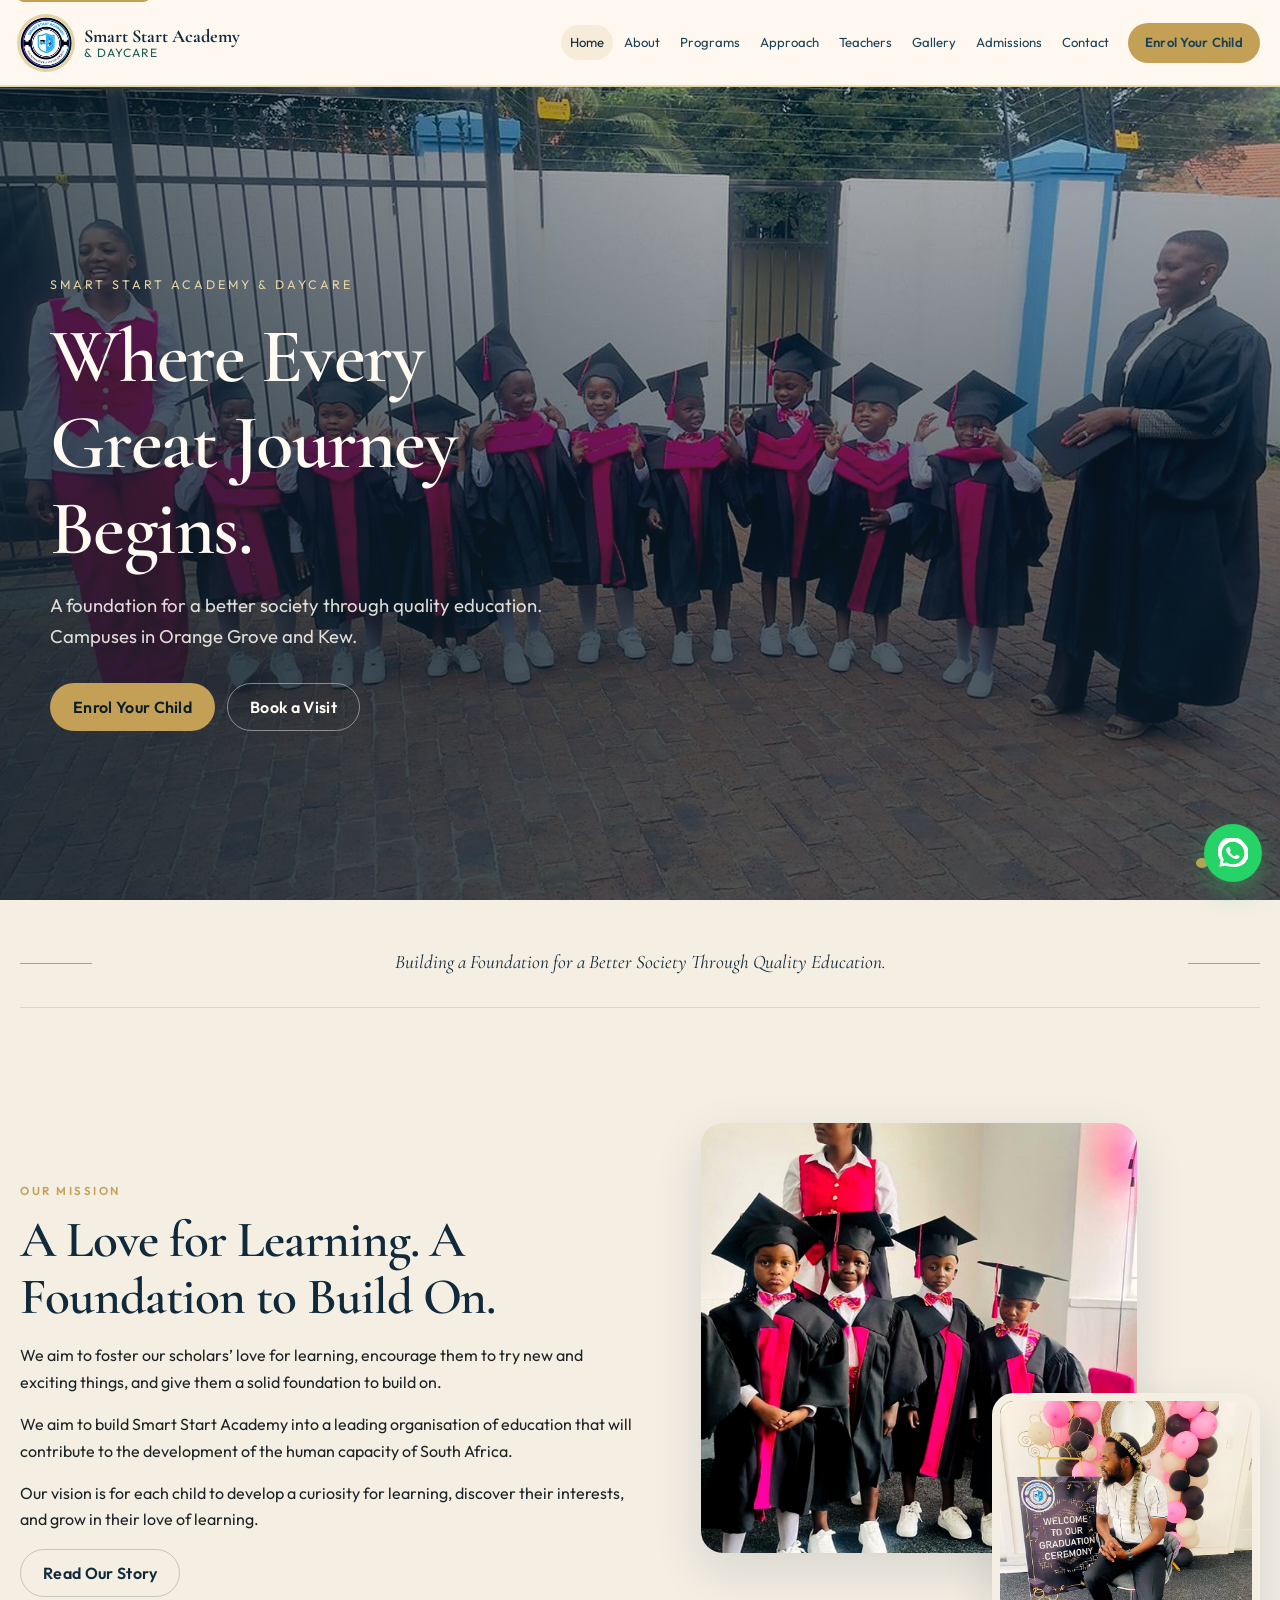
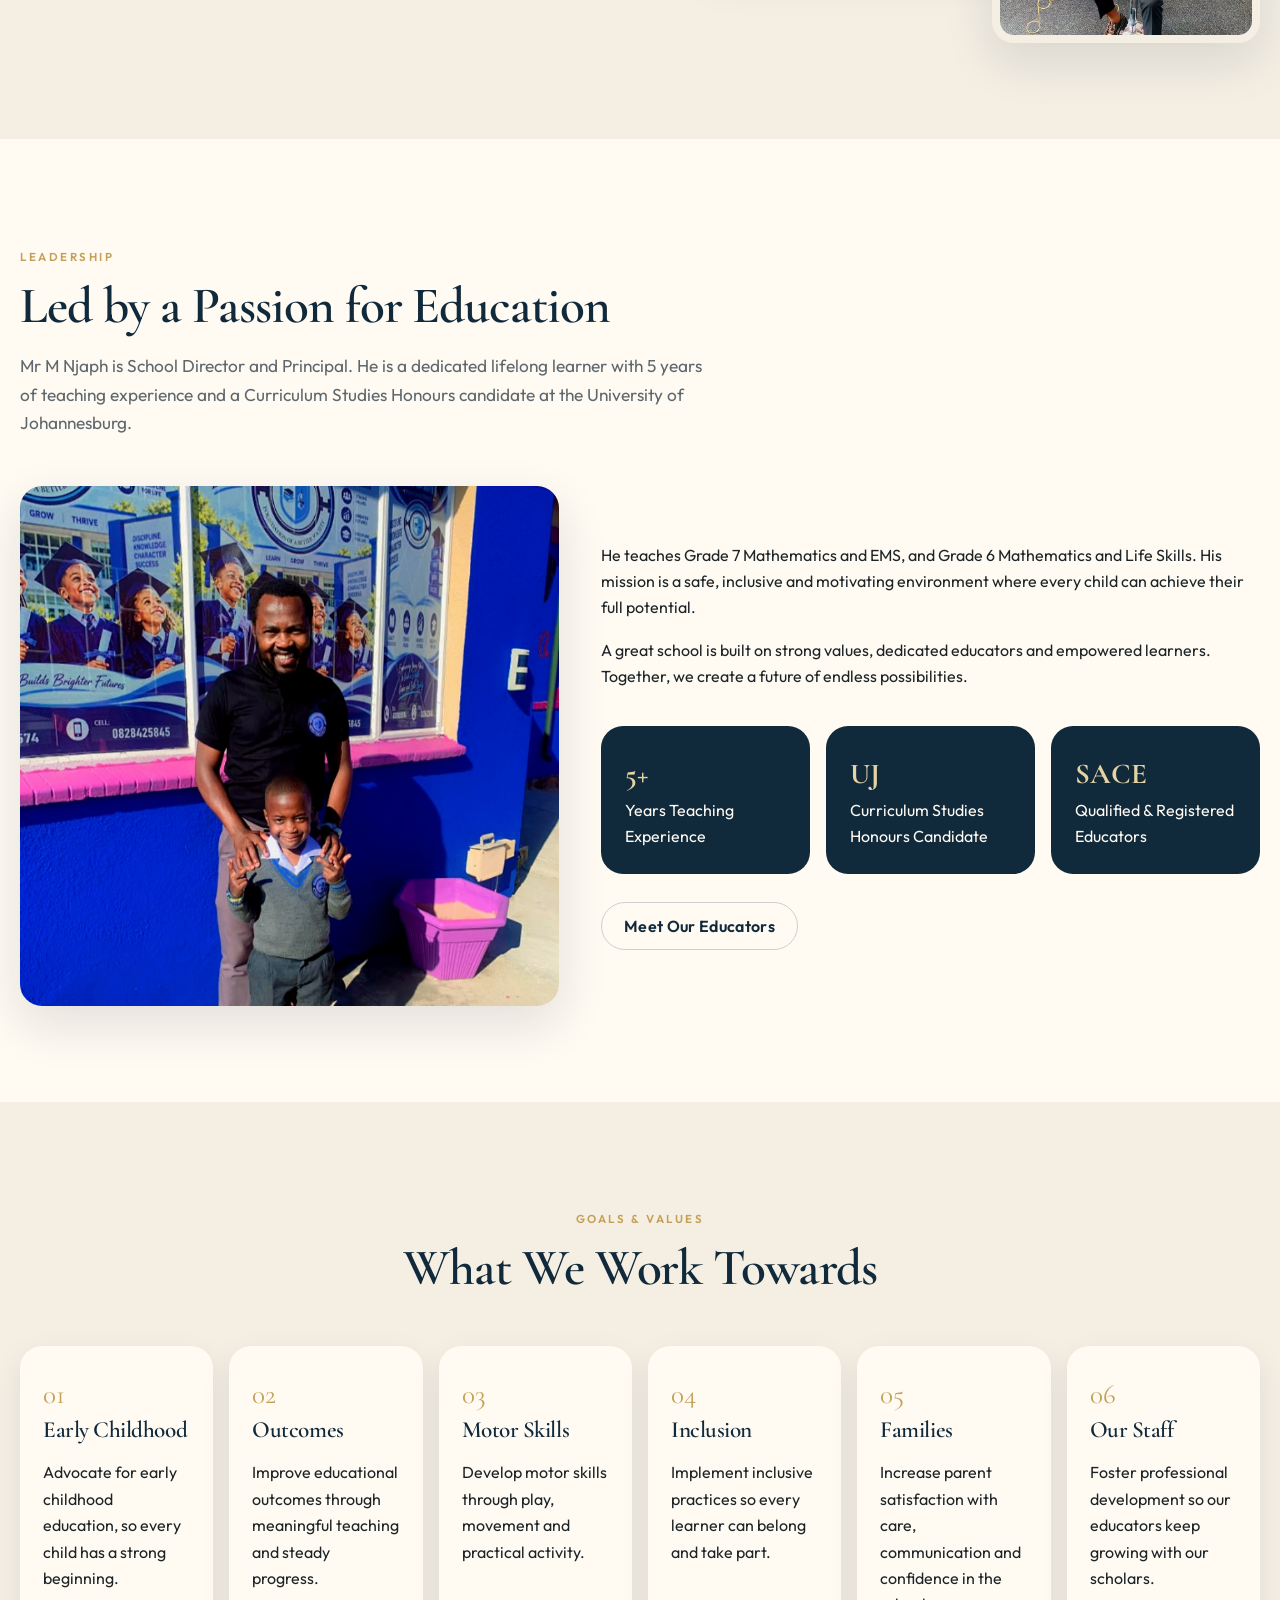
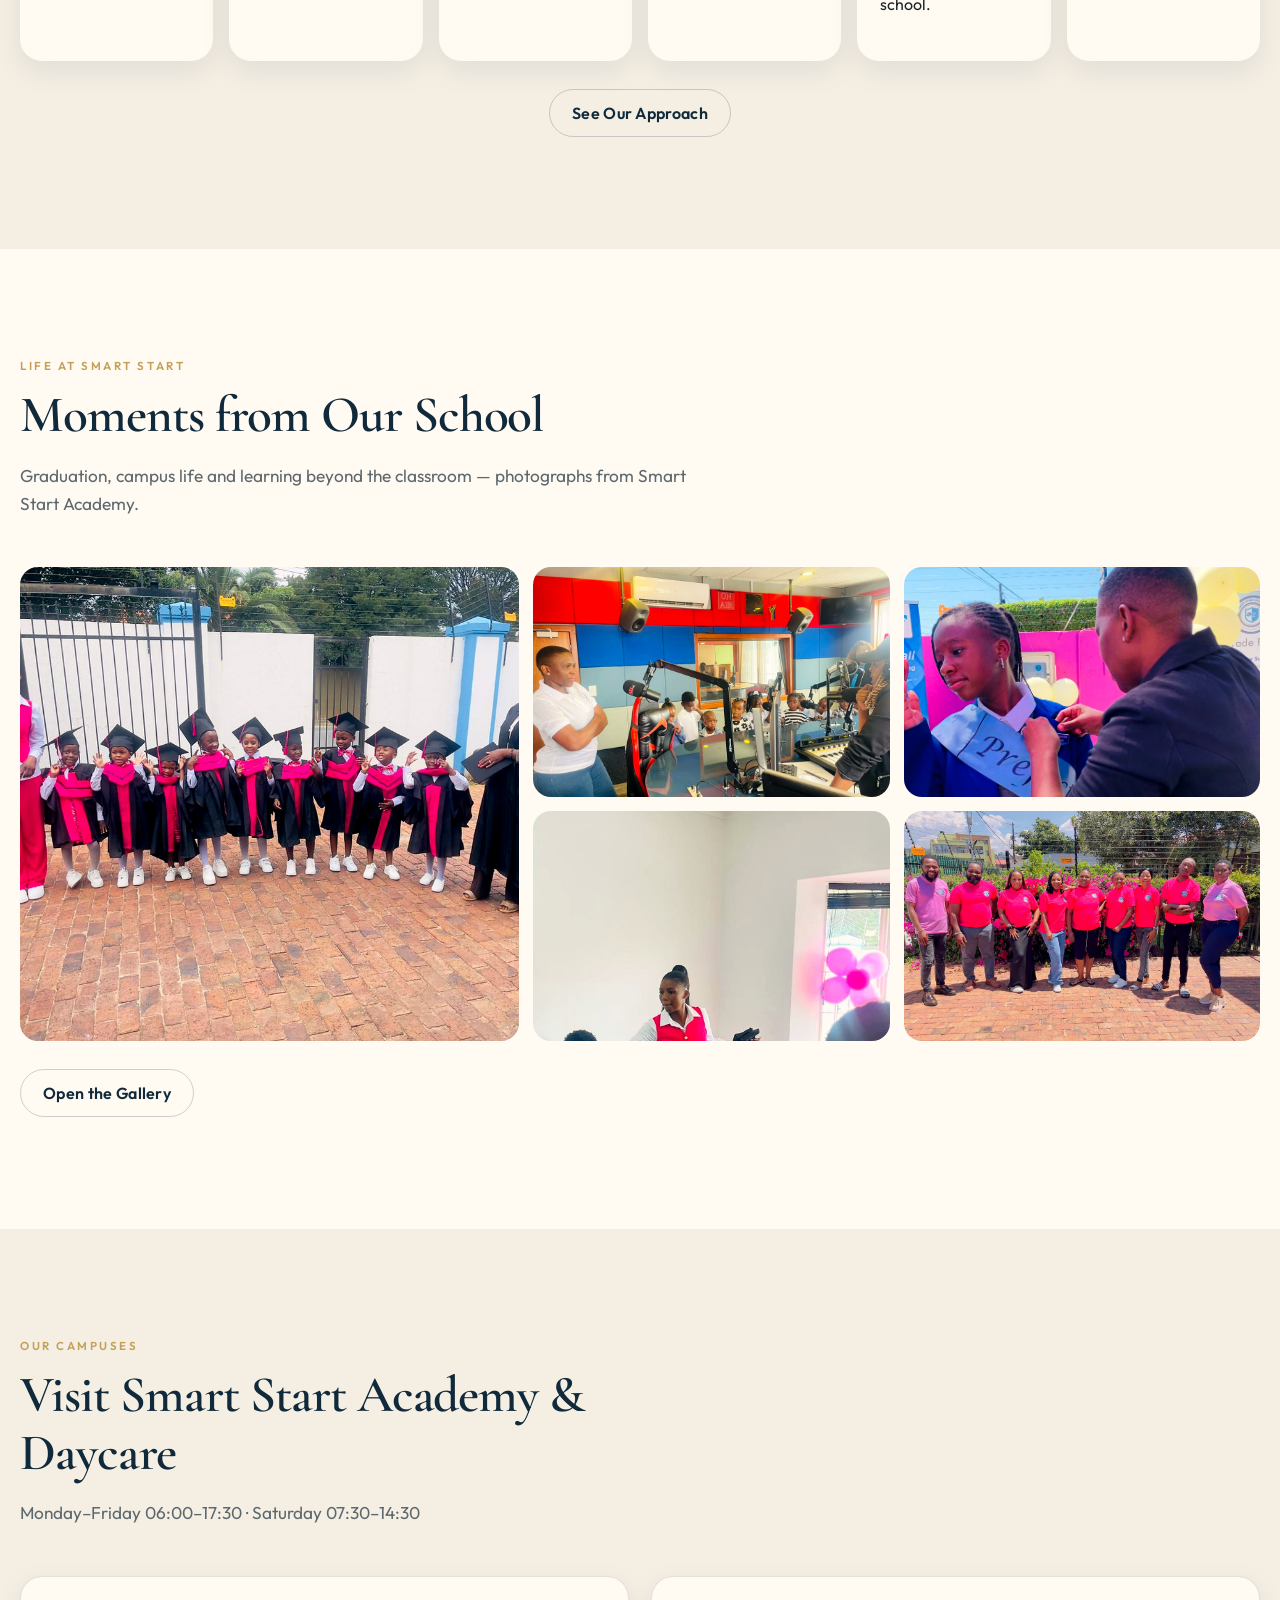
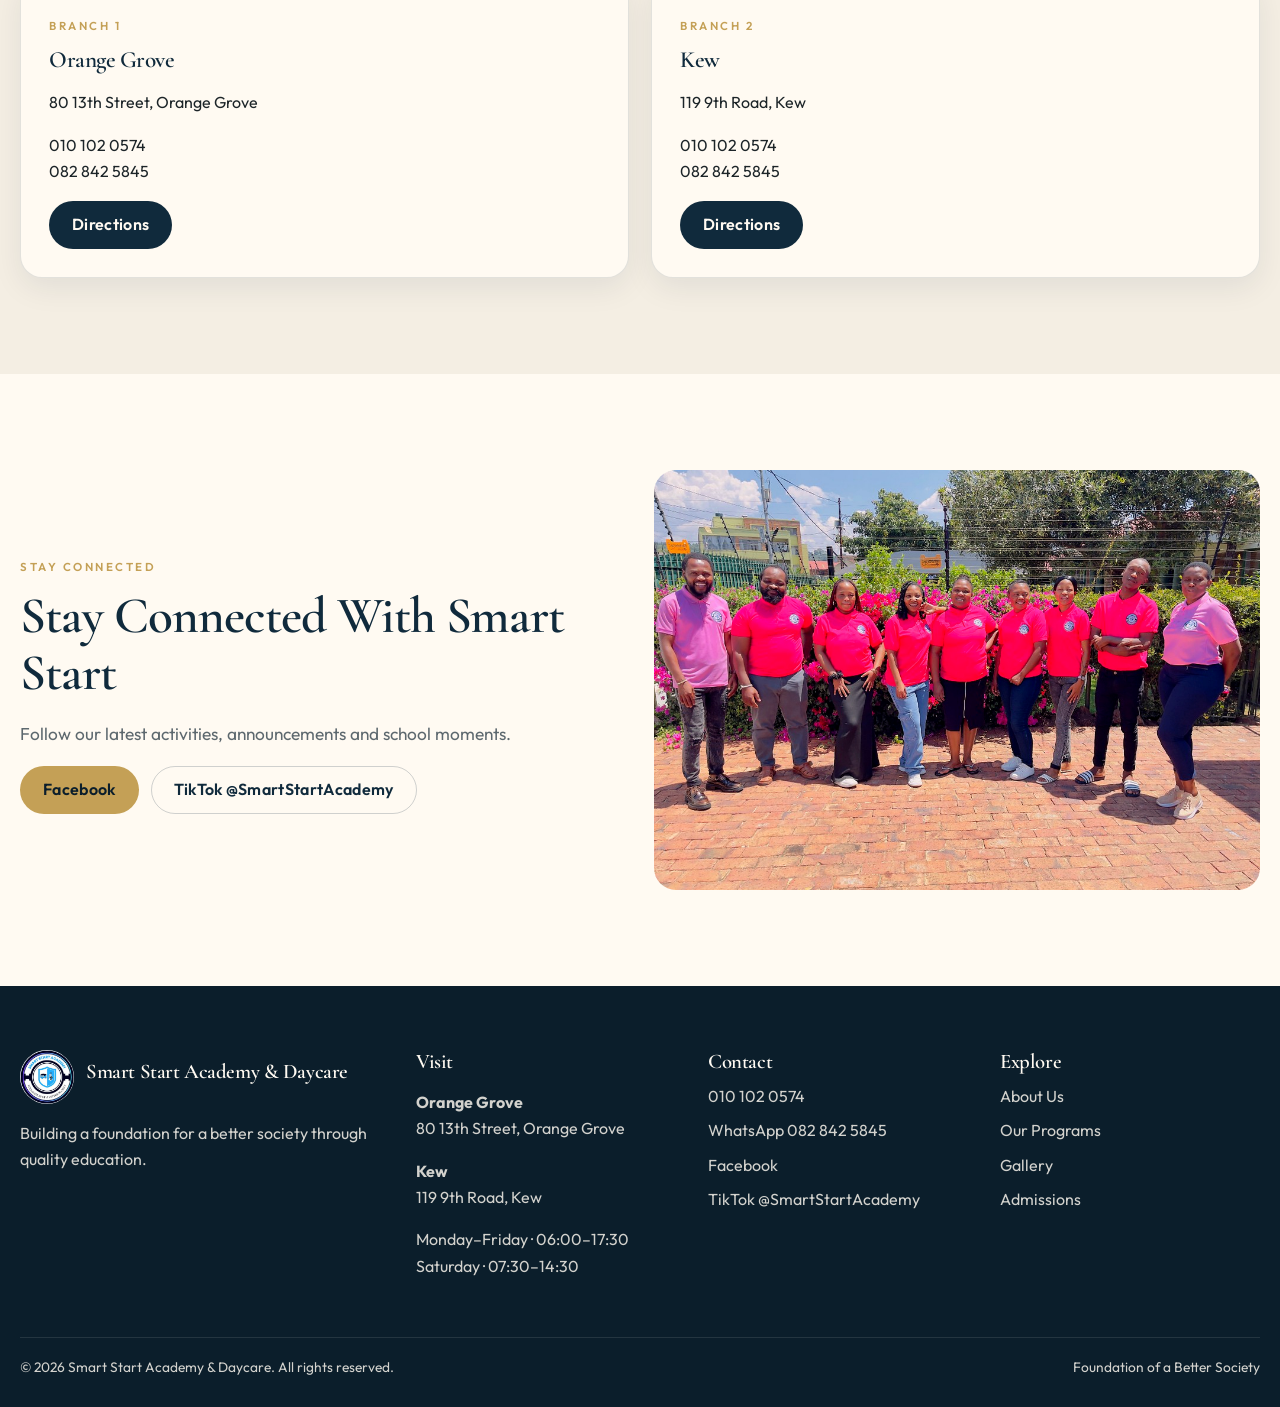
<file: index.html>
<!DOCTYPE html>
<html lang="en">
<head>
  <meta charset="UTF-8">
  <meta name="viewport" content="width=device-width, initial-scale=1.0">
  <title>Smart Start Academy &amp; Daycare | Where Every Great Journey Begins</title>
  <meta name="description" content="Smart Start Academy and Daycare in Orange Grove and Kew, Johannesburg. Quality education that fosters a love for learning and a solid foundation for every scholar.">
  <link rel="icon" href="images/logo.jpg">
  <link rel="preconnect" href="https://fonts.googleapis.com">
  <link rel="preconnect" href="https://fonts.gstatic.com" crossorigin>
  <link href="https://fonts.googleapis.com/css2?family=Cormorant+Garamond:ital,wght@0,500;0,600;0,700;1,500&family=Outfit:wght@300;400;500;600;700&display=swap" rel="stylesheet">
  <link rel="stylesheet" href="css/styles.css?v=2">
</head>
<body data-page="home">
  <a class="skip-link" href="#main">Skip to content</a>
  <header class="site-header" id="site-header"></header>

  <main id="main">
    <section class="hero">
      <div class="hero-slides">
        <div class="hero-slide is-active" style="background-image: url('images/graduation-outdoor.jpg'); background-position: center 32%;"></div>
        <div class="hero-slide" style="background-image: url('images/staff-together.jpg'); background-position: center 28%;"></div>
        <div class="hero-slide" style="background-image: url('images/principal-campus.jpg'); background-position: center 14%;"></div>
      </div>
      <div class="hero-content">
        <p class="hero-kicker">Smart Start Academy &amp; Daycare</p>
        <h1>Where Every Great Journey Begins.</h1>
        <p class="lede">A foundation for a better society through quality education.<br>Campuses in Orange Grove and Kew.</p>
        <div class="hero-actions">
          <a class="btn btn-gold" href="admissions.html">Enrol Your Child</a>
          <a class="btn btn-ghost" href="contact.html">Book a Visit</a>
        </div>
      </div>
      <div class="hero-dots">
        <button class="is-active" type="button" aria-label="Show graduation photograph"></button>
        <button type="button" aria-label="Show staff photograph"></button>
        <button type="button" aria-label="Show principal photograph"></button>
      </div>
    </section>

    <div class="container">
      <p class="motif"><span></span>Building a Foundation for a Better Society Through Quality Education.<span></span></p>
    </div>

    <section class="section">
      <div class="container split">
        <div class="reveal">
          <p class="eyebrow">Our Mission</p>
          <h2>A Love for Learning. A Foundation to Build On.</h2>
          <p>We aim to foster our scholars’ love for learning, encourage them to try new and exciting things, and give them a solid foundation to build on.</p>
          <p>We aim to build Smart Start Academy into a leading organisation of education that will contribute to the development of the human capacity of South Africa.</p>
          <p>Our vision is for each child to develop a curiosity for learning, discover their interests, and grow in their love of learning.</p>
          <a class="btn btn-outline" href="about.html">Read Our Story</a>
        </div>
        <div class="split-images">
          <img class="img-main" src="images/graduation-indoor.jpg" alt="Smart Start graduates in their gowns, ready for the ceremony">
          <img class="img-float" src="images/graduation-welcome.jpg" alt="Mr Muntu Sokhela at the Smart Start graduation welcome">
        </div>
      </div>
    </section>

    <section class="section alt">
      <div class="container">
        <div class="section-head">
          <p class="eyebrow">Leadership</p>
          <h2>Led by a Passion for Education</h2>
          <p class="lede">Mr M Njaph is School Director and Principal. He is a dedicated lifelong learner with 5 years of teaching experience and a Curriculum Studies Honours candidate at the University of Johannesburg.</p>
        </div>
        <div class="team-feature">
          <img src="images/principal-campus.jpg" alt="Mr M Njaph, School Director and Principal, with a Smart Start learner">
          <div>
            <p>He teaches Grade 7 Mathematics and EMS, and Grade 6 Mathematics and Life Skills. His mission is a safe, inclusive and motivating environment where every child can achieve their full potential.</p>
            <p>A great school is built on strong values, dedicated educators and empowered learners. Together, we create a future of endless possibilities.</p>
            <div class="stats">
              <div class="stat"><strong>5+</strong>Years Teaching Experience</div>
              <div class="stat"><strong>UJ</strong>Curriculum Studies Honours Candidate</div>
              <div class="stat"><strong>SACE</strong>Qualified &amp; Registered Educators</div>
            </div>
            <p style="margin-top:28px"><a class="btn btn-outline" href="teachers.html">Meet Our Educators</a></p>
          </div>
        </div>
      </div>
    </section>

    <section class="section">
      <div class="container">
        <div class="section-head center">
          <p class="eyebrow">Goals &amp; Values</p>
          <h2>What We Work Towards</h2>
        </div>
        <div class="why-grid">
          <article class="why-card">
            <div class="num">01</div>
            <h3>Early Childhood</h3>
            <p>Advocate for early childhood education, so every child has a strong beginning.</p>
          </article>
          <article class="why-card">
            <div class="num">02</div>
            <h3>Outcomes</h3>
            <p>Improve educational outcomes through meaningful teaching and steady progress.</p>
          </article>
          <article class="why-card">
            <div class="num">03</div>
            <h3>Motor Skills</h3>
            <p>Develop motor skills through play, movement and practical activity.</p>
          </article>
          <article class="why-card">
            <div class="num">04</div>
            <h3>Inclusion</h3>
            <p>Implement inclusive practices so every learner can belong and take part.</p>
          </article>
          <article class="why-card">
            <div class="num">05</div>
            <h3>Families</h3>
            <p>Increase parent satisfaction with care, communication and confidence in the school.</p>
          </article>
          <article class="why-card">
            <div class="num">06</div>
            <h3>Our Staff</h3>
            <p>Foster professional development so our educators keep growing with our scholars.</p>
          </article>
        </div>
        <p style="margin-top:28px; text-align:center"><a class="btn btn-outline" href="approach.html">See Our Approach</a></p>
      </div>
    </section>

    <section class="section alt">
      <div class="container">
        <div class="section-head">
          <p class="eyebrow">Life at Smart Start</p>
          <h2>Moments from Our School</h2>
          <p class="lede">Graduation, campus life and learning beyond the classroom — photographs from Smart Start Academy.</p>
        </div>
        <div class="photo-mosaic">
          <a href="gallery.html"><img src="images/graduation-outdoor.jpg" alt="Graduates lined up outside Smart Start Academy"></a>
          <a href="gallery.html"><img src="images/radio-studio.jpg" alt="Learners visiting a radio studio"></a>
          <a href="gallery.html"><img src="images/prefect-ceremony.jpg" alt="A prefect receiving her sash and certificate"></a>
          <a href="gallery.html"><img src="images/graduation-rehearsal.jpg" alt="An educator preparing the graduates"></a>
          <a href="gallery.html"><img src="images/staff-together.jpg" alt="The Smart Start Academy team"></a>
        </div>
        <p style="margin-top:28px"><a class="btn btn-outline" href="gallery.html">Open the Gallery</a></p>
      </div>
    </section>

    <section class="section">
      <div class="container">
        <div class="section-head">
          <p class="eyebrow">Our Campuses</p>
          <h2>Visit Smart Start Academy &amp; Daycare</h2>
          <p class="lede">Monday–Friday 06:00–17:30 · Saturday 07:30–14:30</p>
        </div>
        <div class="branch-grid">
          <article class="branch-card">
            <div class="branch-body">
              <p class="eyebrow">Branch 1</p>
              <h3>Orange Grove</h3>
              <p>80 13th Street, Orange Grove</p>
              <p><a href="tel:+27101020574">010 102 0574</a><br><a href="https://wa.me/27828425845">082 842 5845</a></p>
              <a class="btn btn-primary" href="https://www.google.com/maps/dir/?api=1&amp;destination=80+13th+Street,+Orange+Grove,+Johannesburg" target="_blank" rel="noreferrer">Directions</a>
            </div>
          </article>
          <article class="branch-card">
            <div class="branch-body">
              <p class="eyebrow">Branch 2</p>
              <h3>Kew</h3>
              <p>119 9th Road, Kew</p>
              <p><a href="tel:+27101020574">010 102 0574</a><br><a href="https://wa.me/27828425845">082 842 5845</a></p>
              <a class="btn btn-primary" href="https://www.google.com/maps/dir/?api=1&amp;destination=119+9th+Road,+Kew,+Johannesburg" target="_blank" rel="noreferrer">Directions</a>
            </div>
          </article>
        </div>
      </div>
    </section>

    <section class="section alt">
      <div class="container social-band">
        <div>
          <p class="eyebrow">Stay Connected</p>
          <h2>Stay Connected With Smart Start</h2>
          <p class="lede">Follow our latest activities, announcements and school moments.</p>
          <div class="hero-actions">
            <a class="btn btn-gold" href="https://www.facebook.com/people/Smart-Start-Academy-and-Daycare/61565348087602/" target="_blank" rel="noreferrer">Facebook</a>
            <a class="btn btn-outline" href="https://www.tiktok.com/@smartstartacademy?_r=1&amp;_t=ZS-9AWm5gvJY72" target="_blank" rel="noreferrer">TikTok @SmartStartAcademy</a>
          </div>
        </div>
        <img src="images/staff-together.jpg" alt="Members of the Smart Start Academy team">
      </div>
    </section>
  </main>

  <footer class="site-footer" id="site-footer"></footer>
  <script src="js/site.js?v=2"></script>
</body>
</html>
</file>
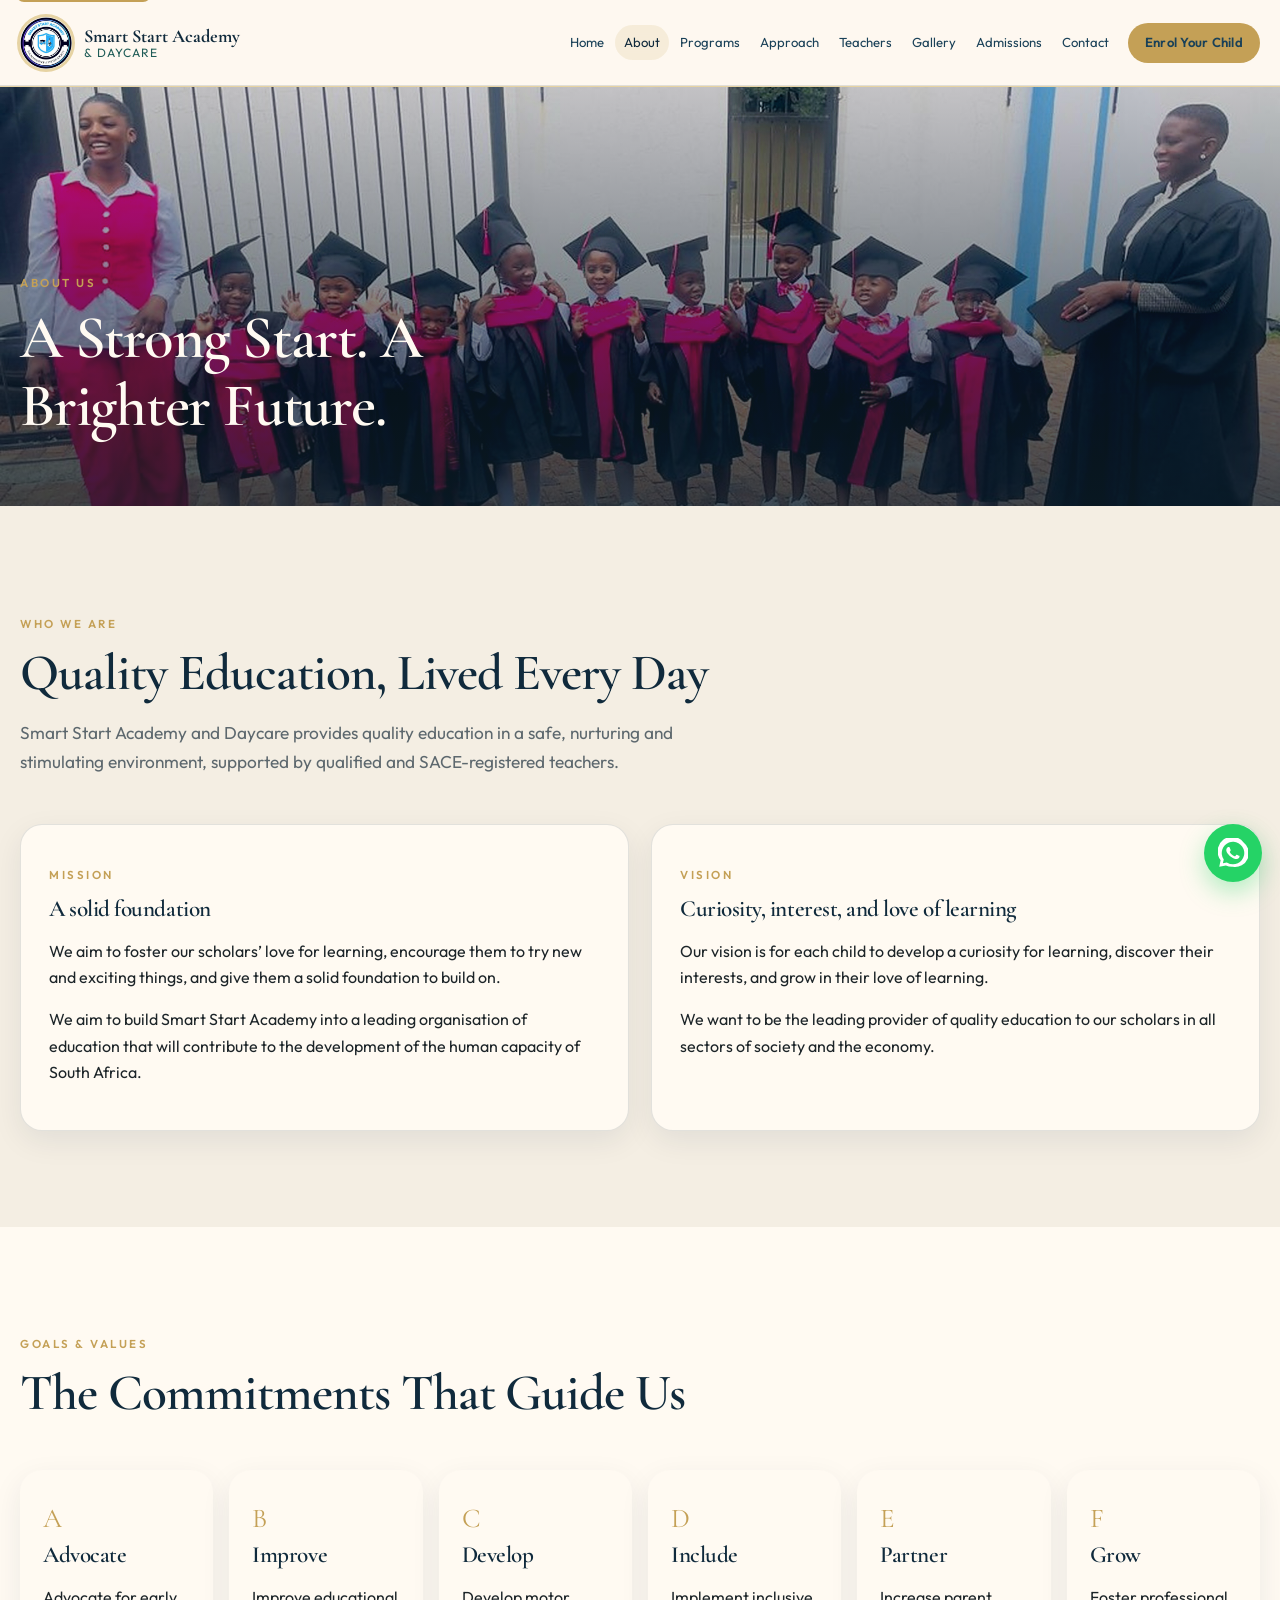
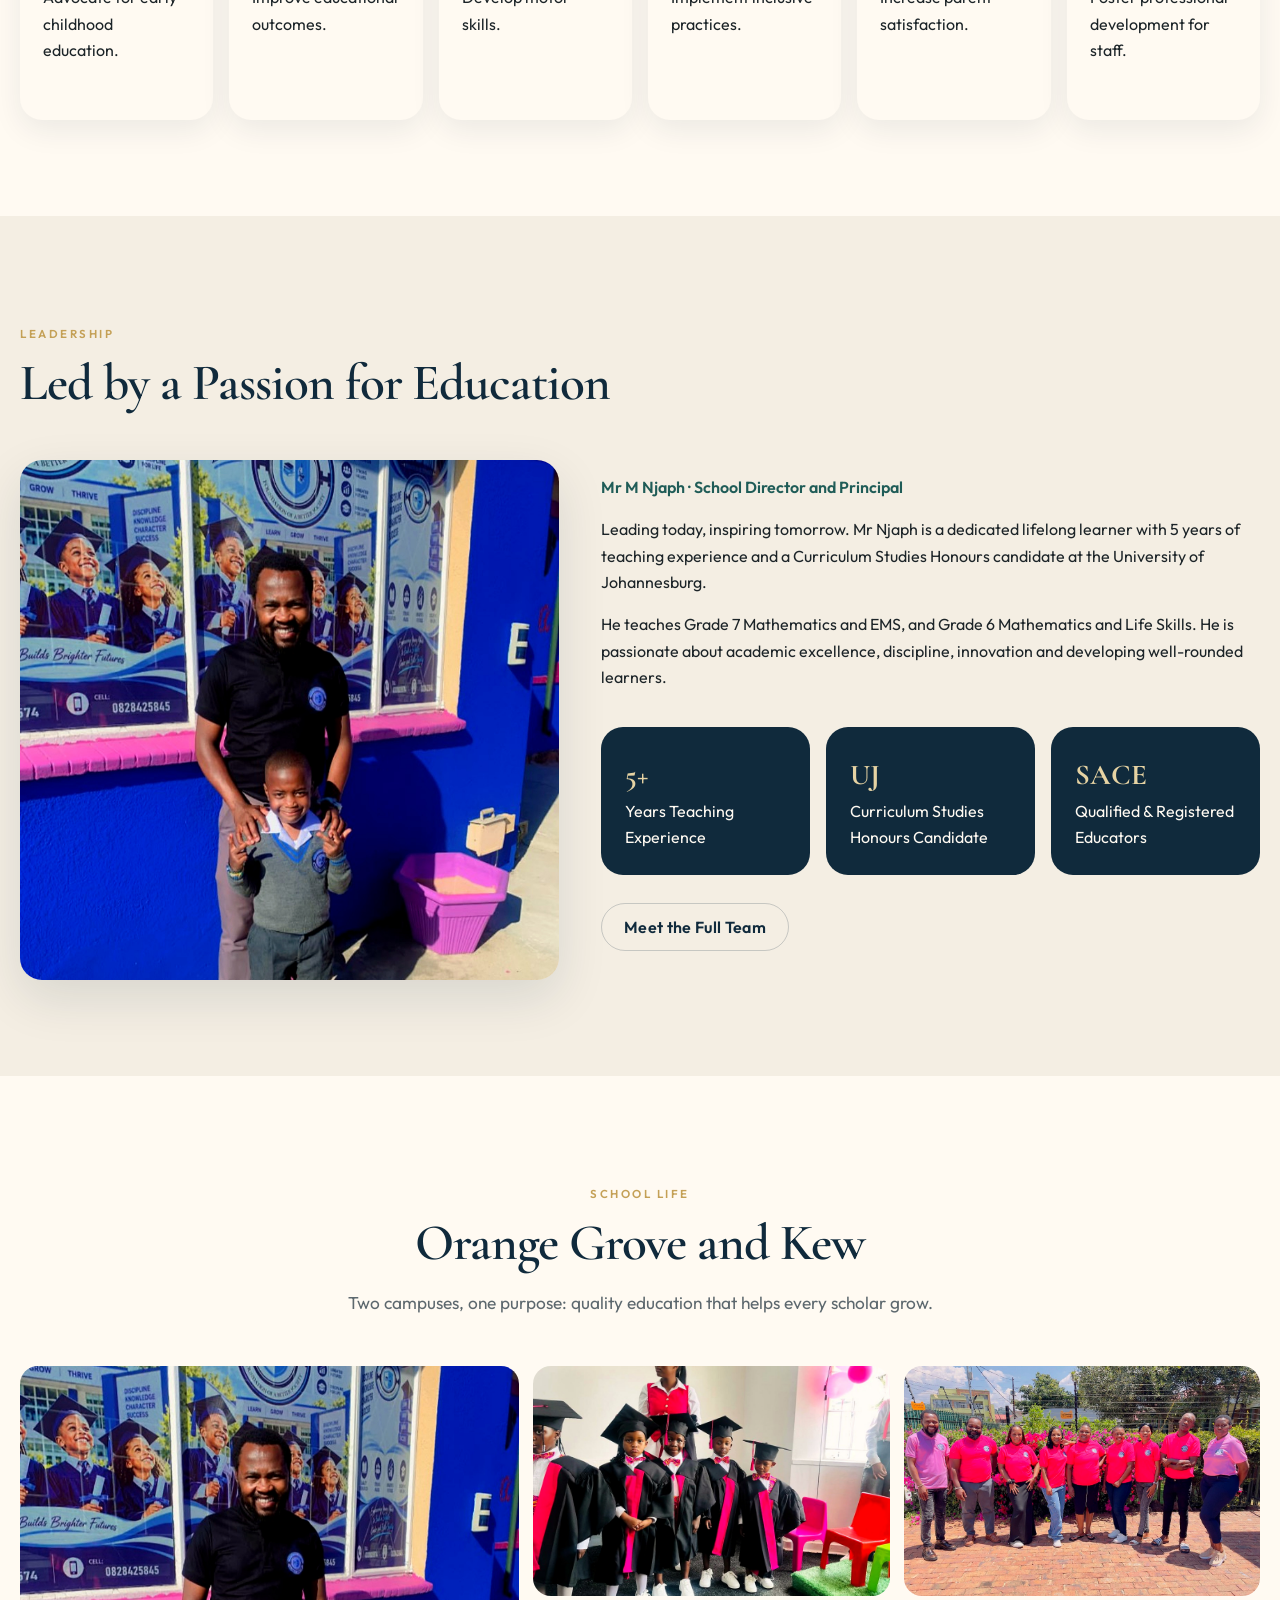
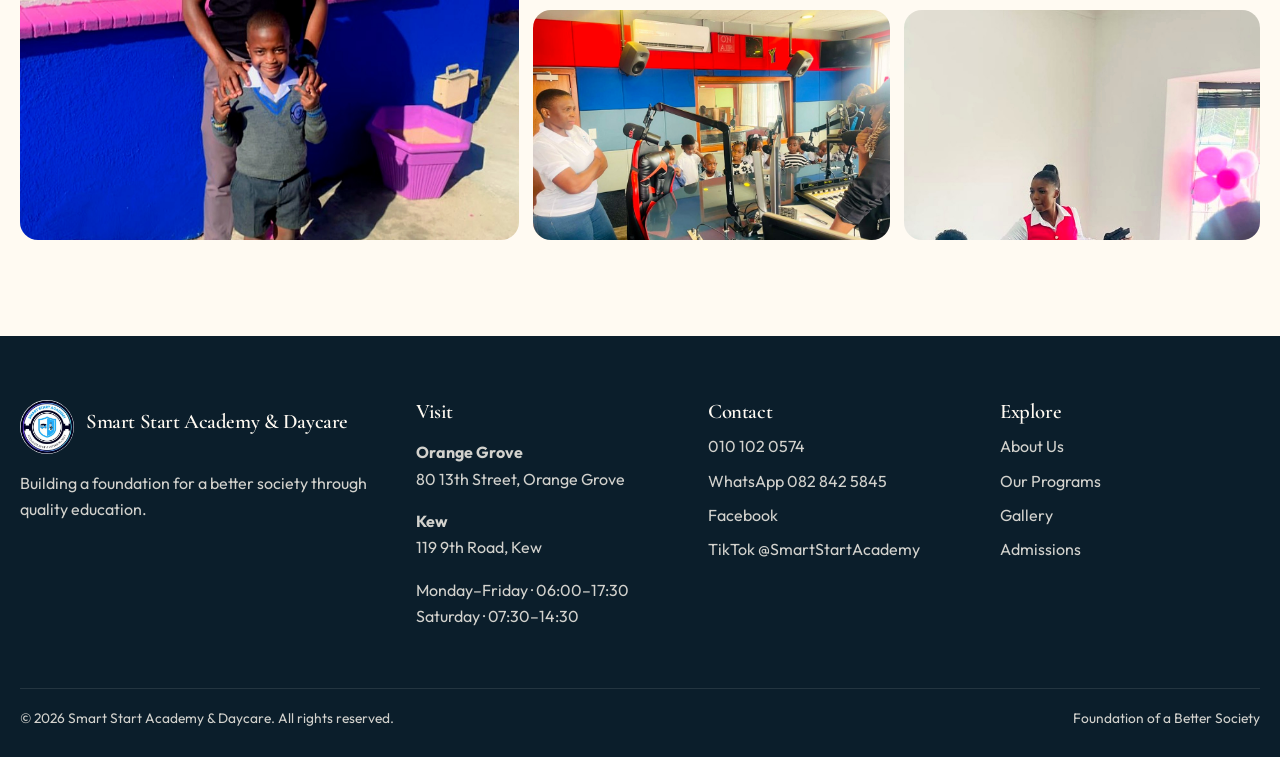
<file: about.html>
<!DOCTYPE html>
<html lang="en">
<head>
  <meta charset="UTF-8">
  <meta name="viewport" content="width=device-width, initial-scale=1.0">
  <title>About Us | Smart Start Academy &amp; Daycare</title>
  <meta name="description" content="Mission, vision and leadership of Smart Start Academy and Daycare in Orange Grove and Kew, Johannesburg.">
  <link rel="icon" href="images/logo.jpg">
  <link rel="preconnect" href="https://fonts.googleapis.com">
  <link rel="preconnect" href="https://fonts.gstatic.com" crossorigin>
  <link href="https://fonts.googleapis.com/css2?family=Cormorant+Garamond:ital,wght@0,500;0,600;0,700;1,500&family=Outfit:wght@300;400;500;600;700&display=swap" rel="stylesheet">
  <link rel="stylesheet" href="css/styles.css?v=2">
</head>
<body data-page="about">
  <a class="skip-link" href="#main">Skip to content</a>
  <header class="site-header" id="site-header"></header>
  <main id="main">
    <section class="page-hero" style="background-image: url('images/graduation-outdoor.jpg'); background-position: center 32%;">
      <div class="container">
        <p class="eyebrow">About Us</p>
        <h1>A Strong Start. A Brighter Future.</h1>
      </div>
    </section>

    <section class="section">
      <div class="container">
        <div class="section-head">
          <p class="eyebrow">Who We Are</p>
          <h2>Quality Education, Lived Every Day</h2>
          <p class="lede">Smart Start Academy and Daycare provides quality education in a safe, nurturing and stimulating environment, supported by qualified and SACE-registered teachers.</p>
        </div>
        <div class="fee-grid">
          <article class="card">
            <p class="eyebrow">Mission</p>
            <h3>A solid foundation</h3>
            <p>We aim to foster our scholars’ love for learning, encourage them to try new and exciting things, and give them a solid foundation to build on.</p>
            <p>We aim to build Smart Start Academy into a leading organisation of education that will contribute to the development of the human capacity of South Africa.</p>
          </article>
          <article class="card">
            <p class="eyebrow">Vision</p>
            <h3>Curiosity, interest, and love of learning</h3>
            <p>Our vision is for each child to develop a curiosity for learning, discover their interests, and grow in their love of learning.</p>
            <p>We want to be the leading provider of quality education to our scholars in all sectors of society and the economy.</p>
          </article>
        </div>
      </div>
    </section>

    <section class="section alt">
      <div class="container">
        <div class="section-head">
          <p class="eyebrow">Goals &amp; Values</p>
          <h2>The Commitments That Guide Us</h2>
        </div>
        <div class="why-grid">
          <article class="why-card">
            <div class="num">A</div>
            <h3>Advocate</h3>
            <p>Advocate for early childhood education.</p>
          </article>
          <article class="why-card">
            <div class="num">B</div>
            <h3>Improve</h3>
            <p>Improve educational outcomes.</p>
          </article>
          <article class="why-card">
            <div class="num">C</div>
            <h3>Develop</h3>
            <p>Develop motor skills.</p>
          </article>
          <article class="why-card">
            <div class="num">D</div>
            <h3>Include</h3>
            <p>Implement inclusive practices.</p>
          </article>
          <article class="why-card">
            <div class="num">E</div>
            <h3>Partner</h3>
            <p>Increase parent satisfaction.</p>
          </article>
          <article class="why-card">
            <div class="num">F</div>
            <h3>Grow</h3>
            <p>Foster professional development for staff.</p>
          </article>
        </div>
      </div>
    </section>

    <section class="section">
      <div class="container">
        <div class="section-head">
          <p class="eyebrow">Leadership</p>
          <h2>Led by a Passion for Education</h2>
        </div>
        <div class="team-feature">
          <img src="images/principal-campus.jpg" alt="Mr M Njaph with a Smart Start learner outside the academy">
          <div>
            <p class="educator-role">Mr M Njaph · School Director and Principal</p>
            <p>Leading today, inspiring tomorrow. Mr Njaph is a dedicated lifelong learner with 5 years of teaching experience and a Curriculum Studies Honours candidate at the University of Johannesburg.</p>
            <p>He teaches Grade 7 Mathematics and EMS, and Grade 6 Mathematics and Life Skills. He is passionate about academic excellence, discipline, innovation and developing well-rounded learners.</p>
            <div class="stats">
              <div class="stat"><strong>5+</strong>Years Teaching Experience</div>
              <div class="stat"><strong>UJ</strong>Curriculum Studies Honours Candidate</div>
              <div class="stat"><strong>SACE</strong>Qualified &amp; Registered Educators</div>
            </div>
            <p style="margin-top:28px"><a class="btn btn-outline" href="teachers.html">Meet the Full Team</a></p>
          </div>
        </div>
      </div>
    </section>

    <section class="section alt">
      <div class="container">
        <div class="section-head center">
          <p class="eyebrow">School Life</p>
          <h2>Orange Grove and Kew</h2>
          <p class="lede">Two campuses, one purpose: quality education that helps every scholar grow.</p>
        </div>
        <div class="photo-mosaic">
          <img src="images/principal-campus.jpg" alt="The Principal with a learner at the Smart Start campus">
          <img src="images/graduation-indoor.jpg" alt="Young graduates in academy gowns">
          <img src="images/staff-together.jpg" alt="The Smart Start team">
          <img src="images/radio-studio.jpg" alt="Learners on a radio studio visit">
          <img src="images/graduation-rehearsal.jpg" alt="Educators with the graduating class">
        </div>
      </div>
    </section>
  </main>
  <footer class="site-footer" id="site-footer"></footer>
  <script src="js/site.js?v=2"></script>
</body>
</html>
</file>
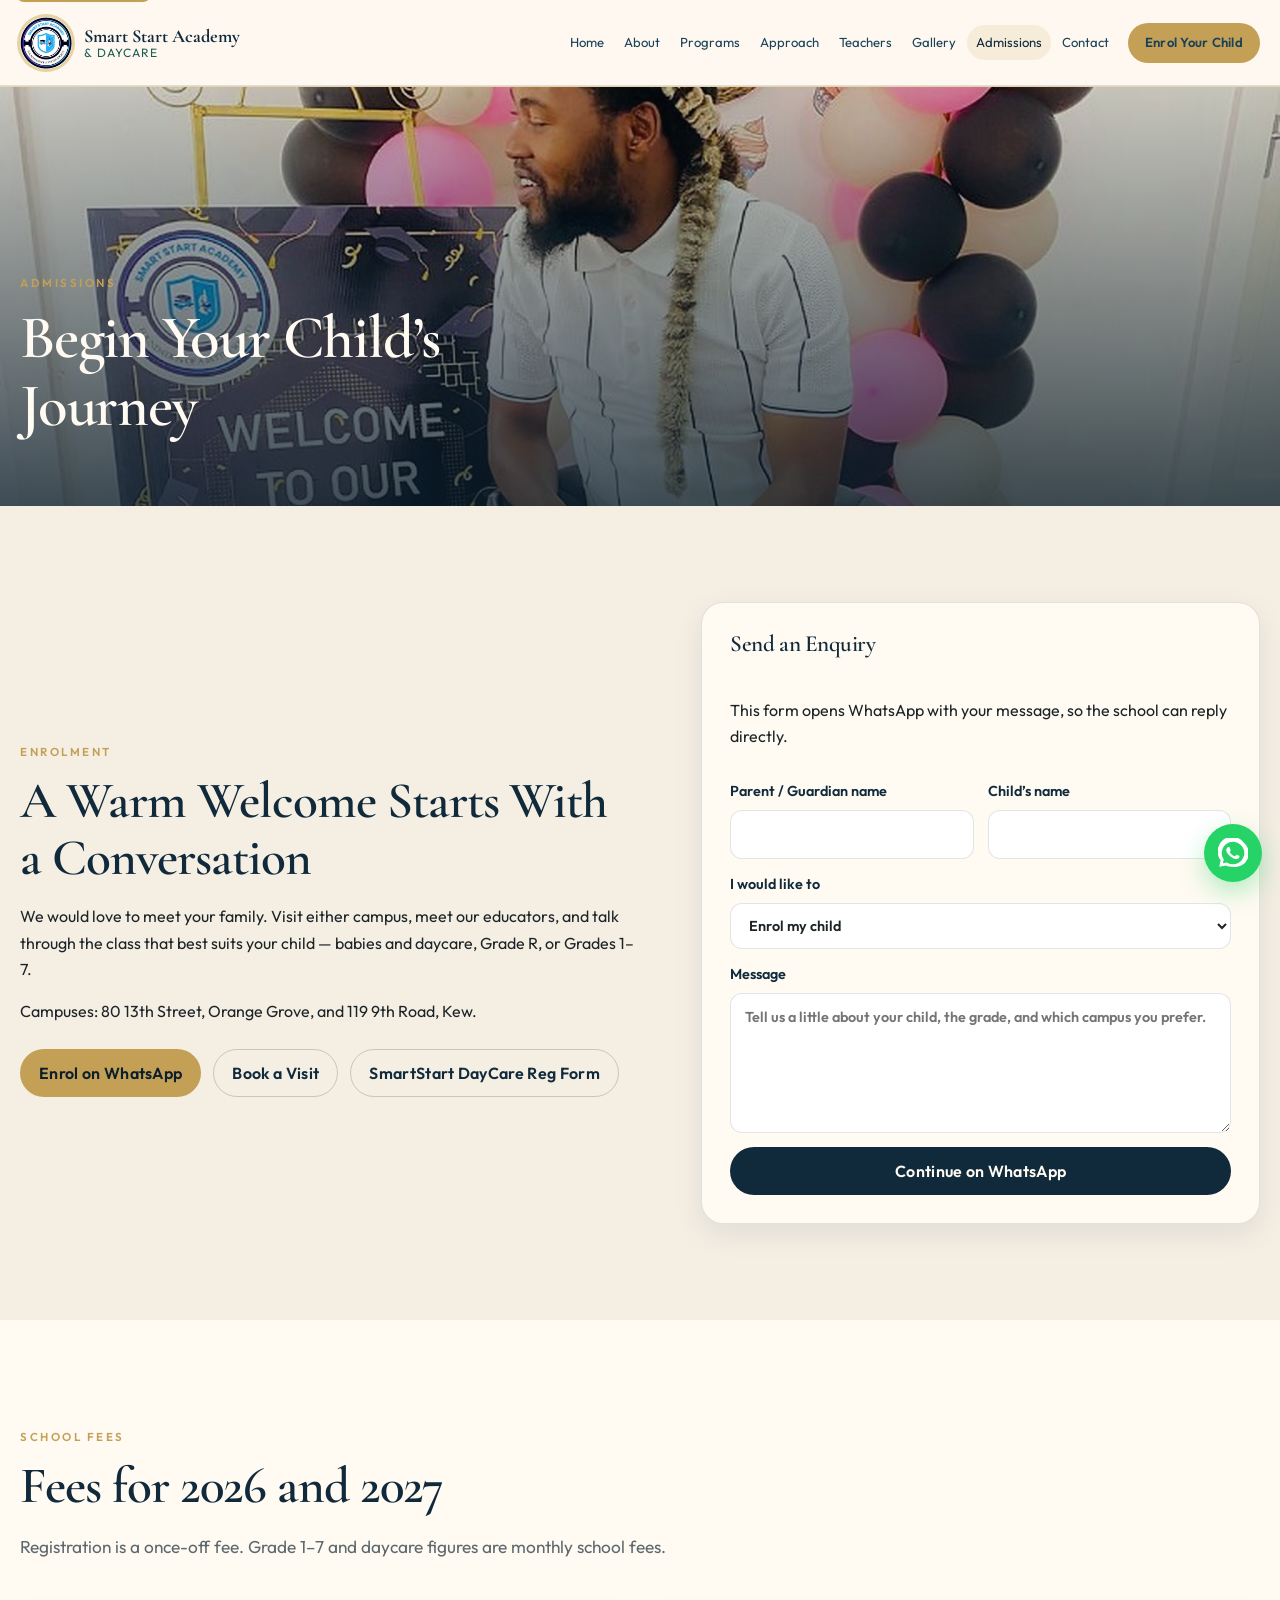
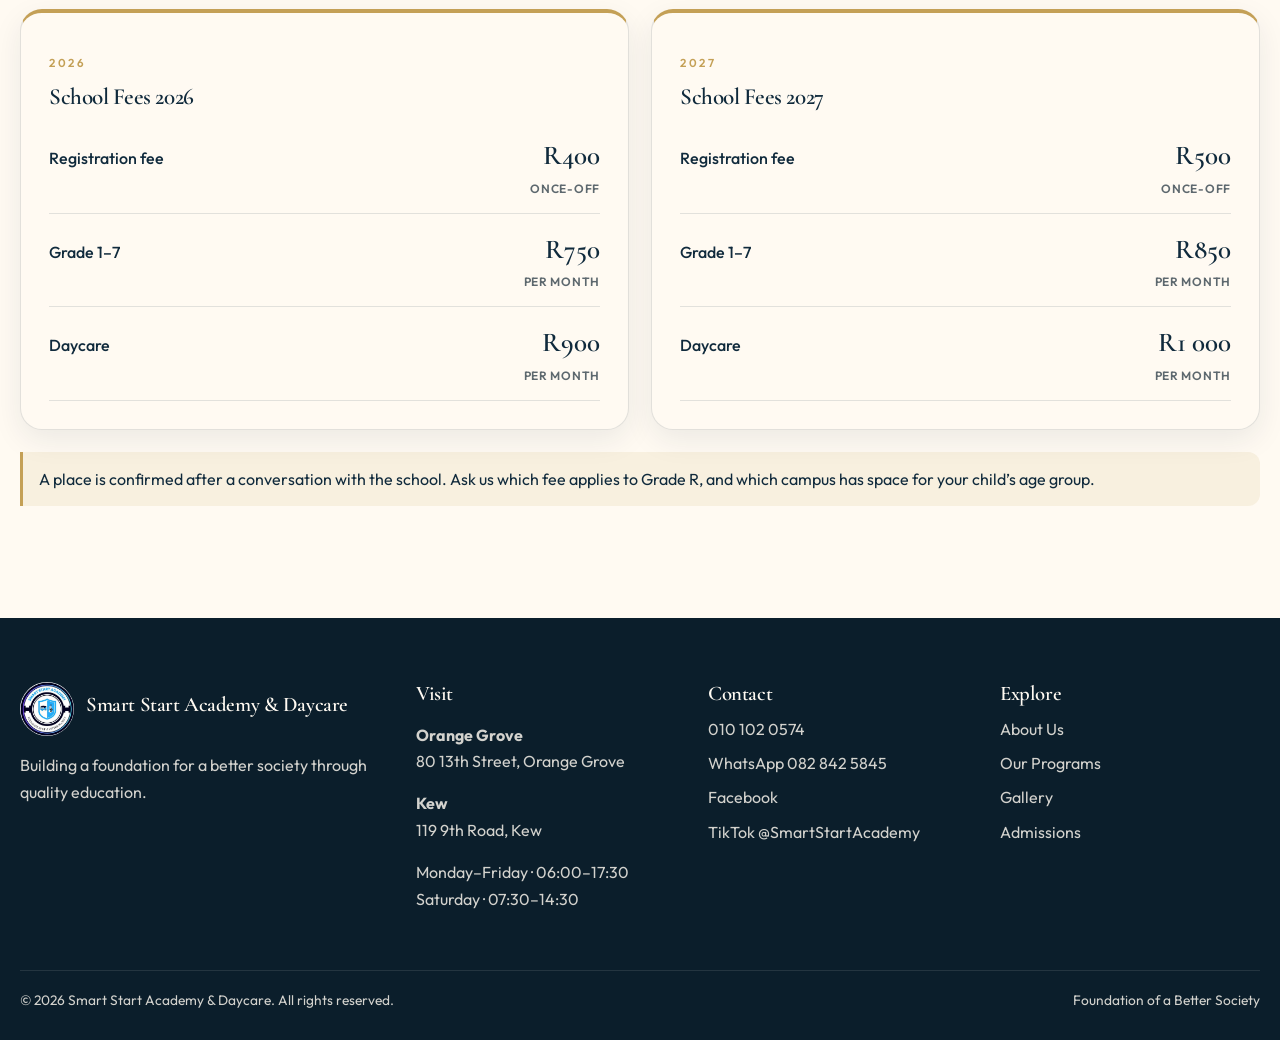
<file: admissions.html>
<!DOCTYPE html>
<html lang="en">
<head>
  <meta charset="UTF-8">
  <meta name="viewport" content="width=device-width, initial-scale=1.0">
  <title>Admissions | Smart Start Academy &amp; Daycare</title>
  <meta name="description" content="Enrol at Smart Start Academy and Daycare. School fees for 2026 and 2027, and a simple way to book a visit in Orange Grove or Kew.">
  <link rel="icon" href="images/logo.jpg">
  <link rel="preconnect" href="https://fonts.googleapis.com">
  <link rel="preconnect" href="https://fonts.gstatic.com" crossorigin>
  <link href="https://fonts.googleapis.com/css2?family=Cormorant+Garamond:ital,wght@0,500;0,600;0,700;1,500&family=Outfit:wght@300;400;500;600;700&display=swap" rel="stylesheet">
  <link rel="stylesheet" href="css/styles.css?v=2">
</head>
<body data-page="admissions">
  <a class="skip-link" href="#main">Skip to content</a>
  <header class="site-header" id="site-header"></header>
  <main id="main">
    <section class="page-hero" style="background-image: url('images/graduation-welcome.jpg'); background-position: center 30%;">
      <div class="container">
        <p class="eyebrow">Admissions</p>
        <h1>Begin Your Child’s Journey</h1>
      </div>
    </section>

    <section class="section">
      <div class="container split">
        <div class="enrol-copy">
          <p class="eyebrow">Enrolment</p>
          <h2>A Warm Welcome Starts With a Conversation</h2>
          <p>We would love to meet your family. Visit either campus, meet our educators, and talk through the class that best suits your child — babies and daycare, Grade R, or Grades 1–7.</p>
          <p>Campuses: 80 13th Street, Orange Grove, and 119 9th Road, Kew.</p>
          <div class="enrol-actions">
            <a class="btn btn-gold" href="https://wa.me/27828425845?text=Hello%20Smart%20Start%20Academy%2C%20I%20would%20like%20to%20enrol%20my%20child." target="_blank" rel="noreferrer">Enrol on WhatsApp</a>
            <a class="btn btn-outline" href="contact.html">Book a Visit</a>
            <a class="btn btn-outline" href="documents/smart-start-daycare-2026-registration-form.pdf" target="_blank" rel="noreferrer">SmartStart DayCare Reg Form</a>
          </div>
        </div>
        <form class="form card" id="enquiry-form">
          <h3>Send an Enquiry</h3>
          <p>This form opens WhatsApp with your message, so the school can reply directly.</p>
          <div class="form-row">
            <label>Parent / Guardian name
              <input name="parentName" required autocomplete="name">
            </label>
            <label>Child’s name
              <input name="childName" autocomplete="off">
            </label>
          </div>
          <label>I would like to
            <select name="enquiryType">
              <option value="enrol my child">Enrol my child</option>
              <option value="book a visit">Book a visit</option>
              <option value="ask about school fees">Ask about school fees</option>
              <option value="ask about programmes">Ask about programmes</option>
            </select>
          </label>
          <label>Message
            <textarea name="message" placeholder="Tell us a little about your child, the grade, and which campus you prefer."></textarea>
          </label>
          <button class="btn btn-primary" type="submit">Continue on WhatsApp</button>
        </form>
      </div>
    </section>

    <section class="section alt">
      <div class="container">
        <div class="section-head">
          <p class="eyebrow">School Fees</p>
          <h2>Fees for 2026 and 2027</h2>
          <p class="lede">Registration is a once-off fee. Grade 1–7 and daycare figures are monthly school fees.</p>
        </div>
        <div class="fee-grid">
          <article class="fee-card">
            <p class="eyebrow">2026</p>
            <h3>School Fees 2026</h3>
            <table class="fee-table">
              <tbody>
                <tr>
                  <th>Registration fee</th>
                  <td>R400 <span>Once-off</span></td>
                </tr>
                <tr>
                  <th>Grade 1–7</th>
                  <td>R750 <span>Per month</span></td>
                </tr>
                <tr>
                  <th>Daycare</th>
                  <td>R900 <span>Per month</span></td>
                </tr>
              </tbody>
            </table>
          </article>
          <article class="fee-card">
            <p class="eyebrow">2027</p>
            <h3>School Fees 2027</h3>
            <table class="fee-table">
              <tbody>
                <tr>
                  <th>Registration fee</th>
                  <td>R500 <span>Once-off</span></td>
                </tr>
                <tr>
                  <th>Grade 1–7</th>
                  <td>R850 <span>Per month</span></td>
                </tr>
                <tr>
                  <th>Daycare</th>
                  <td>R1 000 <span>Per month</span></td>
                </tr>
              </tbody>
            </table>
          </article>
        </div>
        <p class="note" style="margin-top:22px">A place is confirmed after a conversation with the school. Ask us which fee applies to Grade R, and which campus has space for your child’s age group.</p>
      </div>
    </section>
  </main>
  <footer class="site-footer" id="site-footer"></footer>
  <script src="js/site.js?v=2"></script>
</body>
</html>
</file>
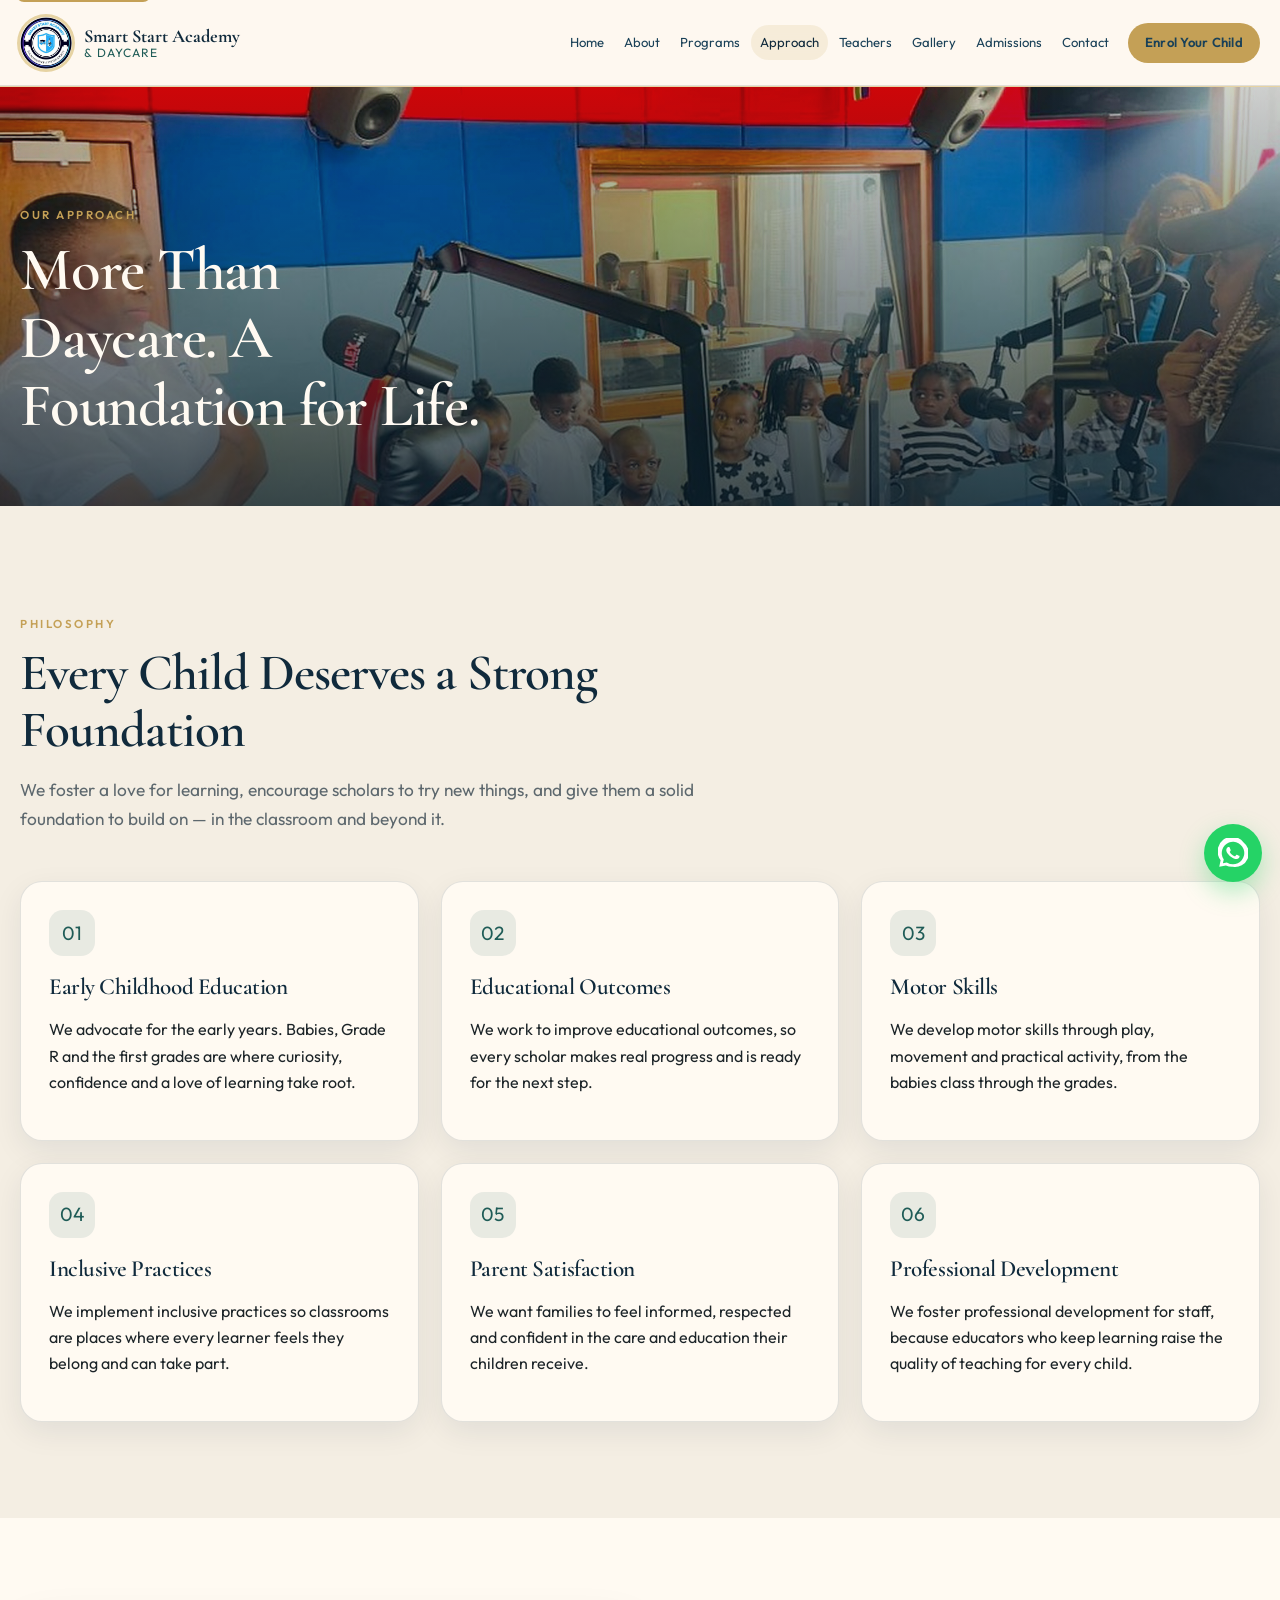
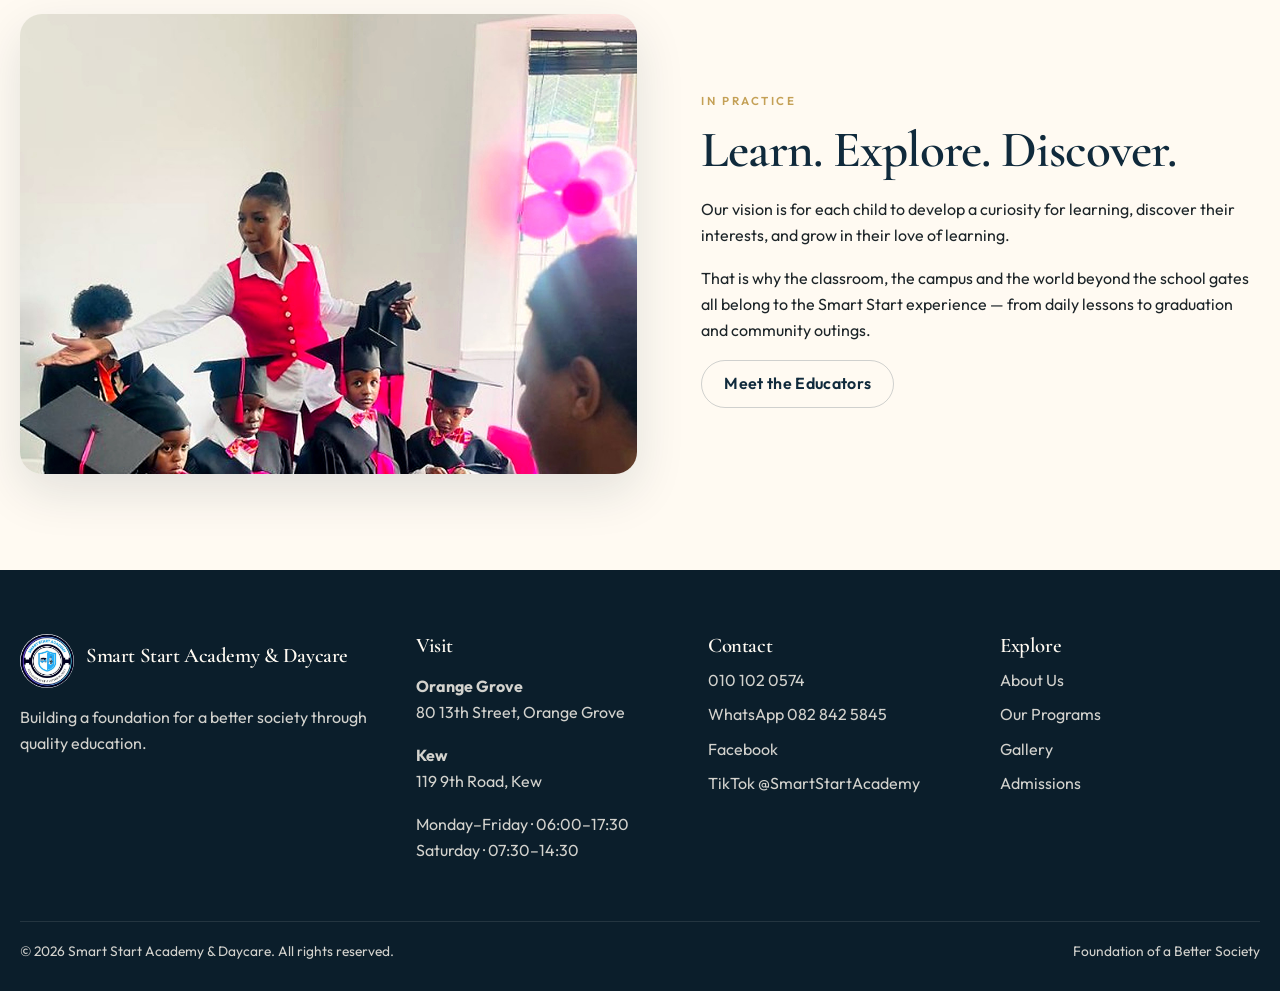
<file: approach.html>
<!DOCTYPE html>
<html lang="en">
<head>
  <meta charset="UTF-8">
  <meta name="viewport" content="width=device-width, initial-scale=1.0">
  <title>Our Approach | Smart Start Academy &amp; Daycare</title>
  <meta name="description" content="How Smart Start Academy puts its goals and values into practice, from early childhood to Grade 7.">
  <link rel="icon" href="images/logo.jpg">
  <link rel="preconnect" href="https://fonts.googleapis.com">
  <link rel="preconnect" href="https://fonts.gstatic.com" crossorigin>
  <link href="https://fonts.googleapis.com/css2?family=Cormorant+Garamond:ital,wght@0,500;0,600;0,700;1,500&family=Outfit:wght@300;400;500;600;700&display=swap" rel="stylesheet">
  <link rel="stylesheet" href="css/styles.css?v=2">
</head>
<body data-page="approach">
  <a class="skip-link" href="#main">Skip to content</a>
  <header class="site-header" id="site-header"></header>
  <main id="main">
    <section class="page-hero" style="background-image: url('images/radio-studio.jpg'); background-position: center 40%;">
      <div class="container">
        <p class="eyebrow">Our Approach</p>
        <h1>More Than Daycare. A Foundation for Life.</h1>
      </div>
    </section>

    <section class="section">
      <div class="container">
        <div class="section-head">
          <p class="eyebrow">Philosophy</p>
          <h2>Every Child Deserves a Strong Foundation</h2>
          <p class="lede">We foster a love for learning, encourage scholars to try new things, and give them a solid foundation to build on — in the classroom and beyond it.</p>
        </div>
        <div class="card-grid">
          <article class="card">
            <div class="icon">01</div>
            <h3>Early Childhood Education</h3>
            <p>We advocate for the early years. Babies, Grade R and the first grades are where curiosity, confidence and a love of learning take root.</p>
          </article>
          <article class="card">
            <div class="icon">02</div>
            <h3>Educational Outcomes</h3>
            <p>We work to improve educational outcomes, so every scholar makes real progress and is ready for the next step.</p>
          </article>
          <article class="card">
            <div class="icon">03</div>
            <h3>Motor Skills</h3>
            <p>We develop motor skills through play, movement and practical activity, from the babies class through the grades.</p>
          </article>
          <article class="card">
            <div class="icon">04</div>
            <h3>Inclusive Practices</h3>
            <p>We implement inclusive practices so classrooms are places where every learner feels they belong and can take part.</p>
          </article>
          <article class="card">
            <div class="icon">05</div>
            <h3>Parent Satisfaction</h3>
            <p>We want families to feel informed, respected and confident in the care and education their children receive.</p>
          </article>
          <article class="card">
            <div class="icon">06</div>
            <h3>Professional Development</h3>
            <p>We foster professional development for staff, because educators who keep learning raise the quality of teaching for every child.</p>
          </article>
        </div>
      </div>
    </section>

    <section class="section alt">
      <div class="container split">
        <img src="images/graduation-rehearsal.jpg" alt="An educator guiding Smart Start graduates before the ceremony" style="width:100%;height:460px;object-fit:cover;border-radius:22px;box-shadow:var(--shadow)">
        <div>
          <p class="eyebrow">In Practice</p>
          <h2>Learn. Explore. Discover.</h2>
          <p>Our vision is for each child to develop a curiosity for learning, discover their interests, and grow in their love of learning.</p>
          <p>That is why the classroom, the campus and the world beyond the school gates all belong to the Smart Start experience — from daily lessons to graduation and community outings.</p>
          <a class="btn btn-outline" href="teachers.html">Meet the Educators</a>
        </div>
      </div>
    </section>
  </main>
  <footer class="site-footer" id="site-footer"></footer>
  <script src="js/site.js?v=2"></script>
</body>
</html>
</file>
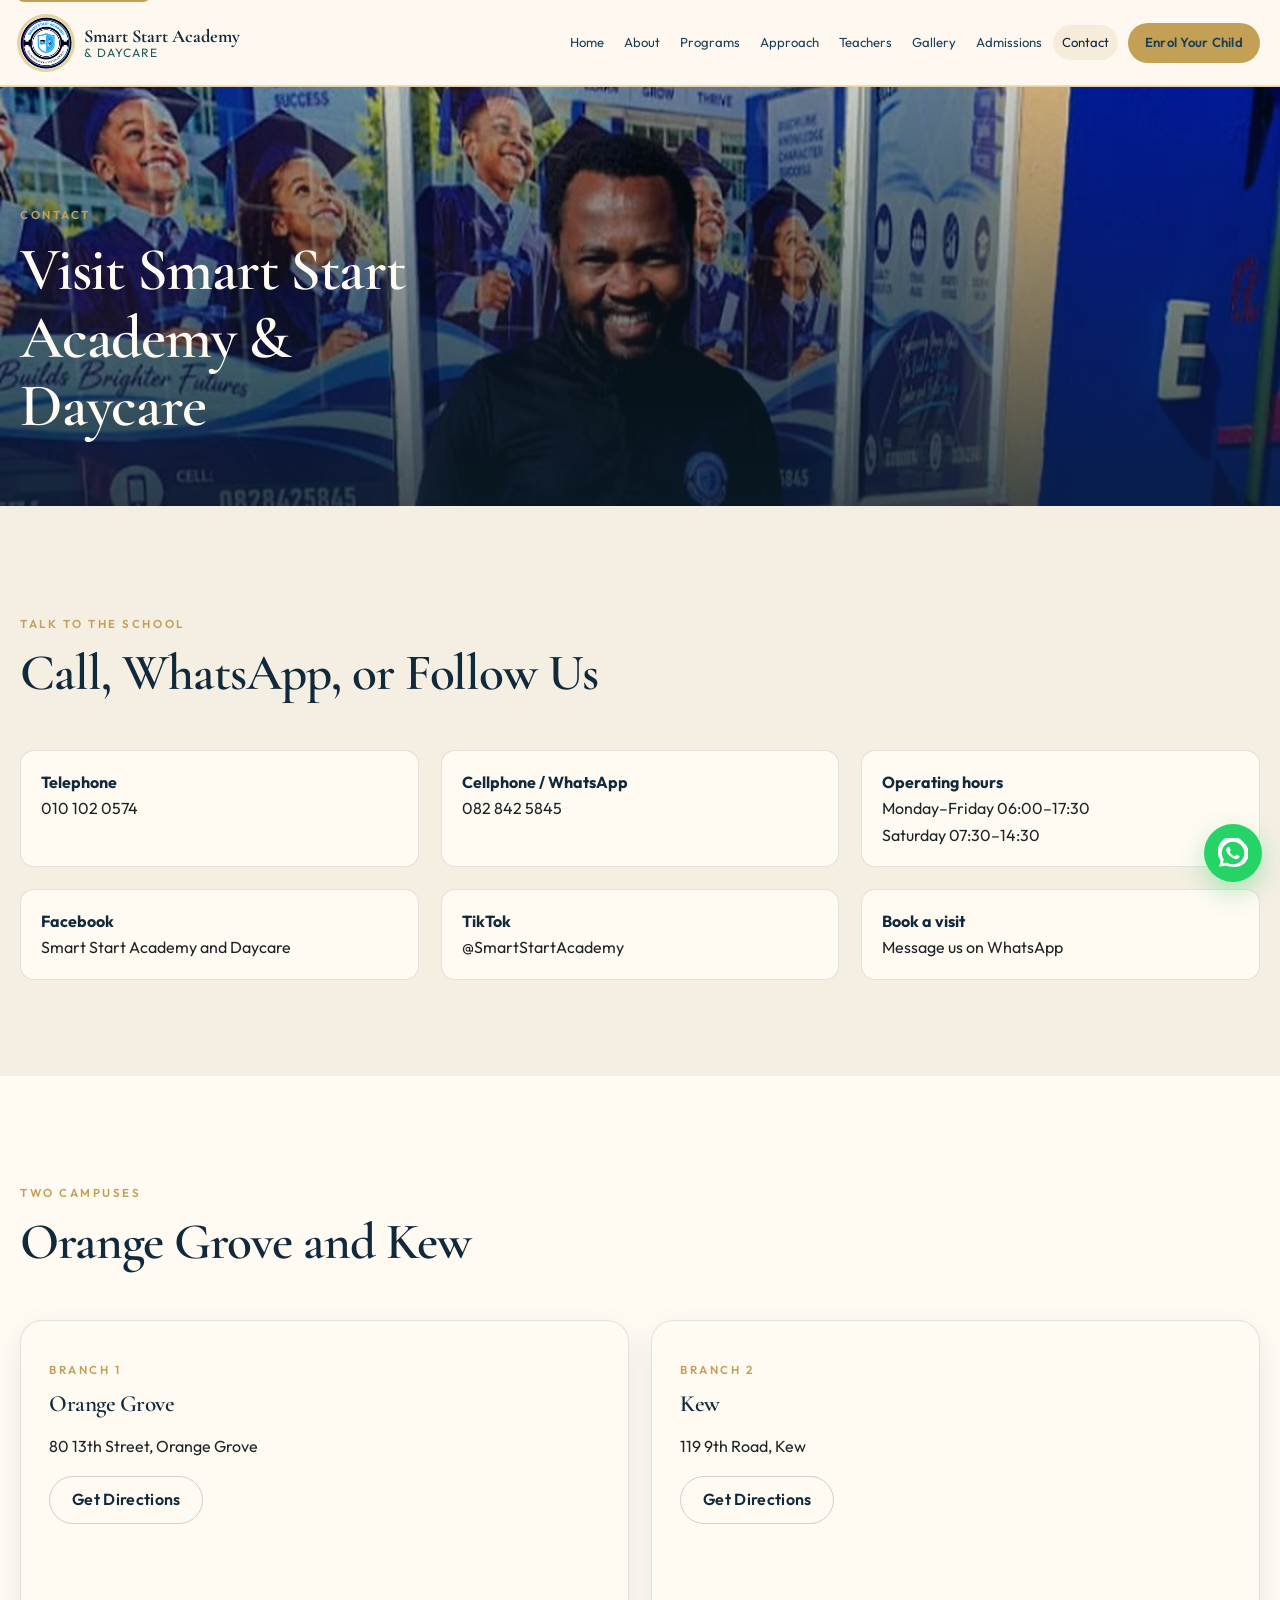
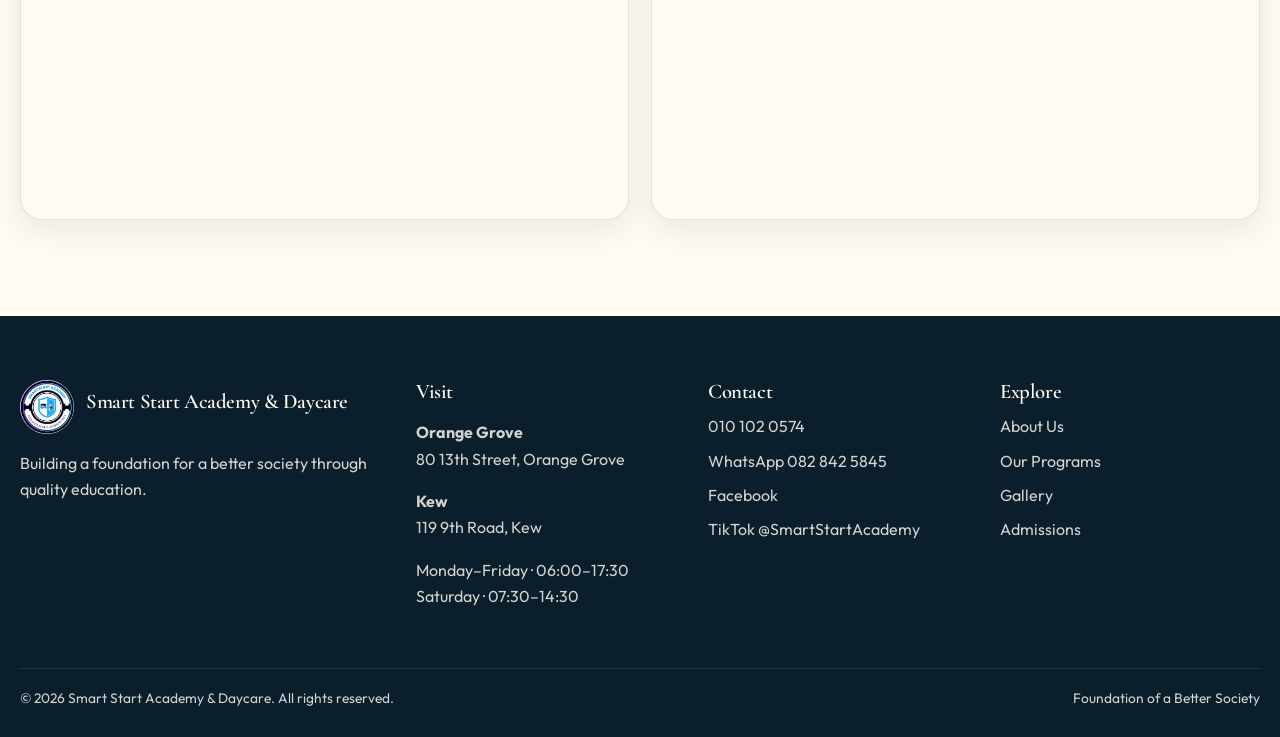
<file: contact.html>
<!DOCTYPE html>
<html lang="en">
<head>
  <meta charset="UTF-8">
  <meta name="viewport" content="width=device-width, initial-scale=1.0">
  <title>Contact | Smart Start Academy &amp; Daycare</title>
  <meta name="description" content="Contact Smart Start Academy and Daycare. Orange Grove: 80 13th Street. Kew: 119 9th Road. Call 010 102 0574 or WhatsApp 082 842 5845.">
  <link rel="icon" href="images/logo.jpg">
  <link rel="preconnect" href="https://fonts.googleapis.com">
  <link rel="preconnect" href="https://fonts.gstatic.com" crossorigin>
  <link href="https://fonts.googleapis.com/css2?family=Cormorant+Garamond:ital,wght@0,500;0,600;0,700;1,500&family=Outfit:wght@300;400;500;600;700&display=swap" rel="stylesheet">
  <link rel="stylesheet" href="css/styles.css?v=2">
</head>
<body data-page="contact">
  <a class="skip-link" href="#main">Skip to content</a>
  <header class="site-header" id="site-header"></header>
  <main id="main">
    <section class="page-hero" style="background-image: url('images/principal-campus.jpg'); background-position: center 20%;">
      <div class="container">
        <p class="eyebrow">Contact</p>
        <h1>Visit Smart Start Academy &amp; Daycare</h1>
      </div>
    </section>

    <section class="section">
      <div class="container">
        <div class="section-head">
          <p class="eyebrow">Talk to the School</p>
          <h2>Call, WhatsApp, or Follow Us</h2>
        </div>
        <div class="card-grid">
          <div class="contact-item">
            <strong>Telephone</strong>
            <a href="tel:+27101020574">010 102 0574</a>
          </div>
          <div class="contact-item">
            <strong>Cellphone / WhatsApp</strong>
            <a href="https://wa.me/27828425845">082 842 5845</a>
          </div>
          <div class="contact-item">
            <strong>Operating hours</strong>
            Monday–Friday 06:00–17:30<br>
            Saturday 07:30–14:30
          </div>
          <div class="contact-item">
            <strong>Facebook</strong>
            <a href="https://www.facebook.com/people/Smart-Start-Academy-and-Daycare/61565348087602/" target="_blank" rel="noreferrer">Smart Start Academy and Daycare</a>
          </div>
          <div class="contact-item">
            <strong>TikTok</strong>
            <a href="https://www.tiktok.com/@smartstartacademy?_r=1&amp;_t=ZS-9AWm5gvJY72" target="_blank" rel="noreferrer">@SmartStartAcademy</a>
          </div>
          <div class="contact-item">
            <strong>Book a visit</strong>
            <a href="https://wa.me/27828425845?text=Hello%20Smart%20Start%20Academy%2C%20I%20would%20like%20to%20book%20a%20visit." target="_blank" rel="noreferrer">Message us on WhatsApp</a>
          </div>
        </div>
      </div>
    </section>

    <section class="section alt">
      <div class="container">
        <div class="section-head">
          <p class="eyebrow">Two Campuses</p>
          <h2>Orange Grove and Kew</h2>
        </div>
        <div class="branch-grid">
          <article class="branch-card" id="orange-grove">
            <div class="branch-body">
              <p class="eyebrow">Branch 1</p>
              <h3>Orange Grove</h3>
              <p>80 13th Street, Orange Grove</p>
              <a class="btn btn-outline" href="https://www.google.com/maps/dir/?api=1&amp;destination=80+13th+Street,+Orange+Grove,+Johannesburg" target="_blank" rel="noreferrer">Get Directions</a>
            </div>
            <iframe class="map-frame" title="Map showing Smart Start Academy in Orange Grove" src="https://maps.google.com/maps?q=80%2013th%20Street%2C%20Orange%20Grove%2C%20Johannesburg&amp;z=16&amp;output=embed" loading="lazy" referrerpolicy="no-referrer-when-downgrade"></iframe>
          </article>
          <article class="branch-card" id="kew">
            <div class="branch-body">
              <p class="eyebrow">Branch 2</p>
              <h3>Kew</h3>
              <p>119 9th Road, Kew</p>
              <a class="btn btn-outline" href="https://www.google.com/maps/dir/?api=1&amp;destination=119+9th+Road,+Kew,+Johannesburg" target="_blank" rel="noreferrer">Get Directions</a>
            </div>
            <iframe class="map-frame" title="Map showing Smart Start Academy in Kew" src="https://maps.google.com/maps?q=119%209th%20Road%2C%20Kew%2C%20Johannesburg&amp;z=16&amp;output=embed" loading="lazy" referrerpolicy="no-referrer-when-downgrade"></iframe>
          </article>
        </div>
      </div>
    </section>
  </main>
  <footer class="site-footer" id="site-footer"></footer>
  <script src="js/site.js?v=2"></script>
</body>
</html>
</file>
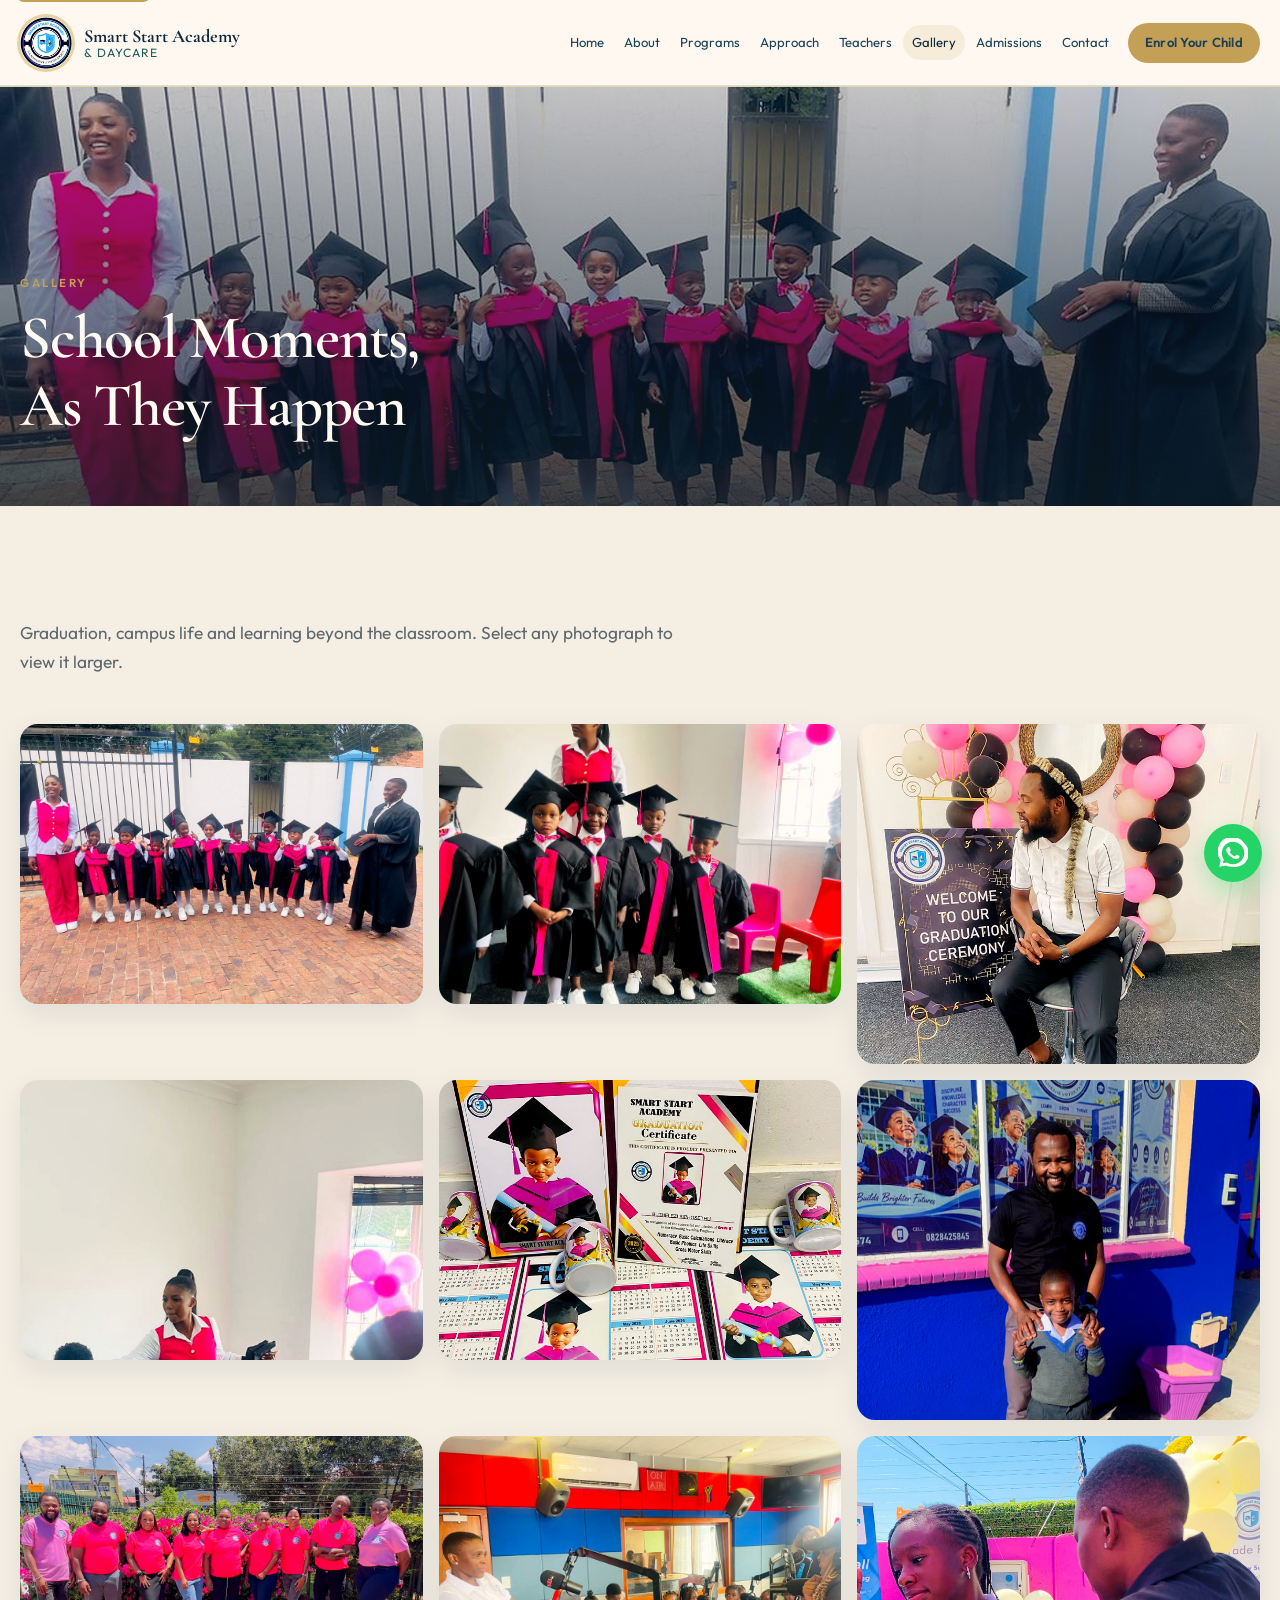
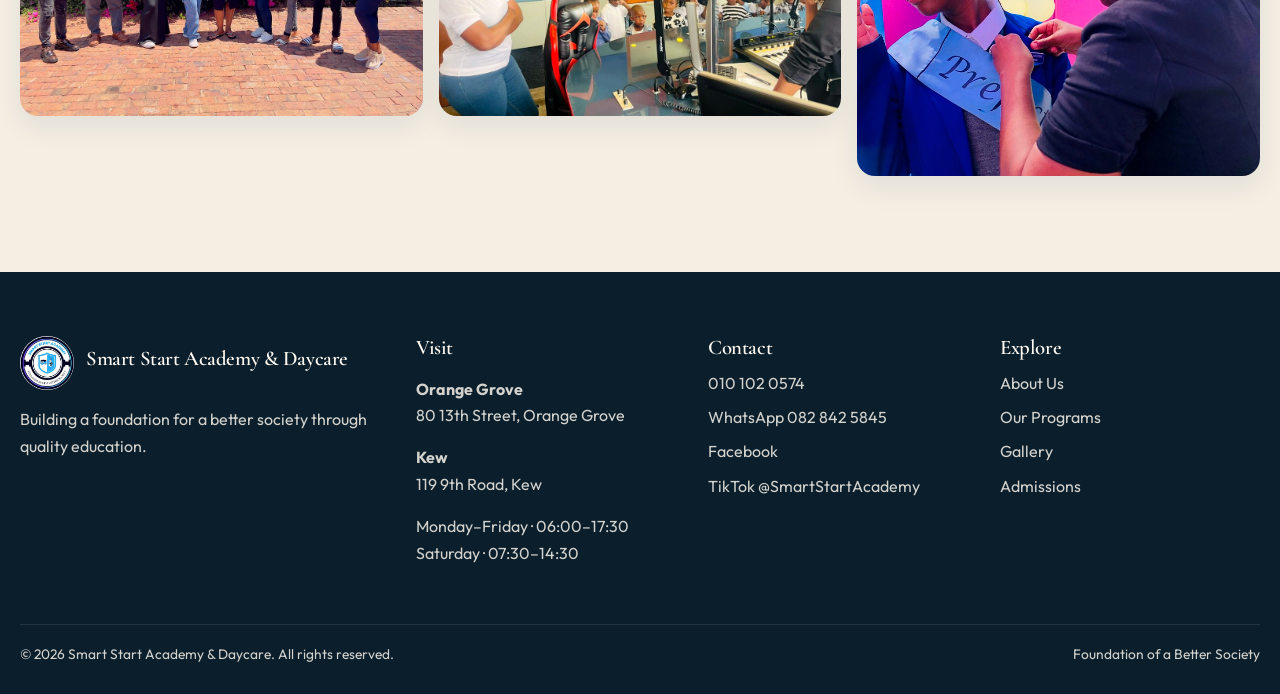
<file: gallery.html>
<!DOCTYPE html>
<html lang="en">
<head>
  <meta charset="UTF-8">
  <meta name="viewport" content="width=device-width, initial-scale=1.0">
  <title>Gallery | Smart Start Academy &amp; Daycare</title>
  <meta name="description" content="Photographs from graduation, campus life and outings at Smart Start Academy and Daycare.">
  <link rel="icon" href="images/logo.jpg">
  <link rel="preconnect" href="https://fonts.googleapis.com">
  <link rel="preconnect" href="https://fonts.gstatic.com" crossorigin>
  <link href="https://fonts.googleapis.com/css2?family=Cormorant+Garamond:ital,wght@0,500;0,600;0,700;1,500&family=Outfit:wght@300;400;500;600;700&display=swap" rel="stylesheet">
  <link rel="stylesheet" href="css/styles.css?v=2">
</head>
<body data-page="gallery">
  <a class="skip-link" href="#main">Skip to content</a>
  <header class="site-header" id="site-header"></header>
  <main id="main">
    <section class="page-hero" style="background-image: url('images/graduation-outdoor.jpg'); background-position: center 32%;">
      <div class="container">
        <p class="eyebrow">Gallery</p>
        <h1>School Moments, As They Happen</h1>
      </div>
    </section>

    <section class="section">
      <div class="container">
        <div class="section-head">
          <p class="lede">Graduation, campus life and learning beyond the classroom. Select any photograph to view it larger.</p>
        </div>
        <div class="gallery-grid">
          <a href="images/graduation-outdoor.jpg" data-lightbox><img src="images/graduation-outdoor.jpg" alt="Smart Start graduates lined up with their educators"></a>
          <a href="images/graduation-indoor.jpg" data-lightbox><img src="images/graduation-indoor.jpg" alt="Graduates in gowns before the ceremony"></a>
          <a href="images/graduation-welcome.jpg" data-lightbox><img src="images/graduation-welcome.jpg" alt="Welcome to the Smart Start graduation ceremony"></a>
          <a href="images/graduation-rehearsal.jpg" data-lightbox><img src="images/graduation-rehearsal.jpg" alt="An educator preparing the graduating class"></a>
          <a href="images/graduation-keepsakes.jpg" data-lightbox><img class="focus-center" src="images/graduation-keepsakes.jpg" alt="Graduation certificates, calendars and keepsakes"></a>
          <a href="images/principal-campus.jpg" data-lightbox><img src="images/principal-campus.jpg" alt="The Principal with a learner at the academy"></a>
          <a href="images/staff-together.jpg" data-lightbox><img src="images/staff-together.jpg" alt="The Smart Start Academy team"></a>
          <a href="images/radio-studio.jpg" data-lightbox><img src="images/radio-studio.jpg" alt="Learners visiting a radio studio"></a>
          <a href="images/prefect-ceremony.jpg" data-lightbox><img src="images/prefect-ceremony.jpg" alt="A prefect receiving her sash and certificate of excellence"></a>
        </div>
      </div>
    </section>
  </main>
  <footer class="site-footer" id="site-footer"></footer>
  <script src="js/site.js?v=2"></script>
</body>
</html>
</file>
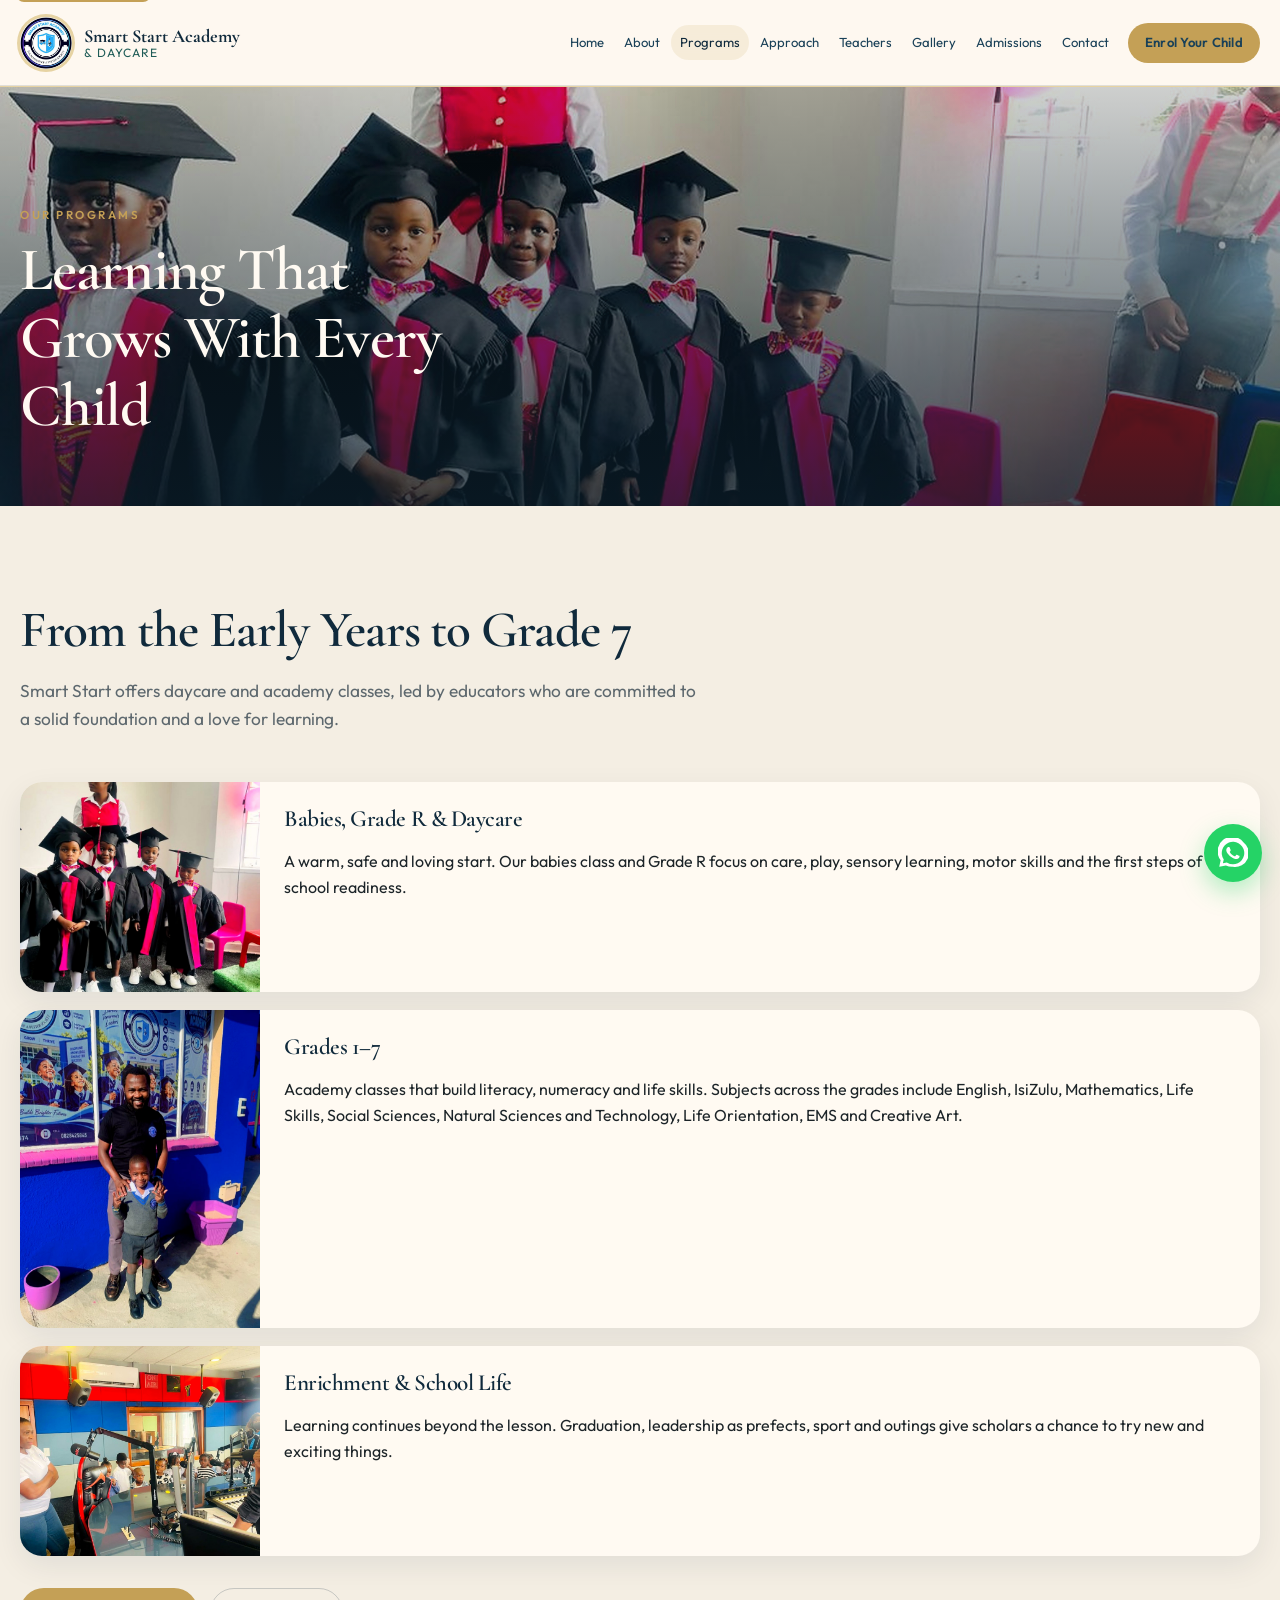
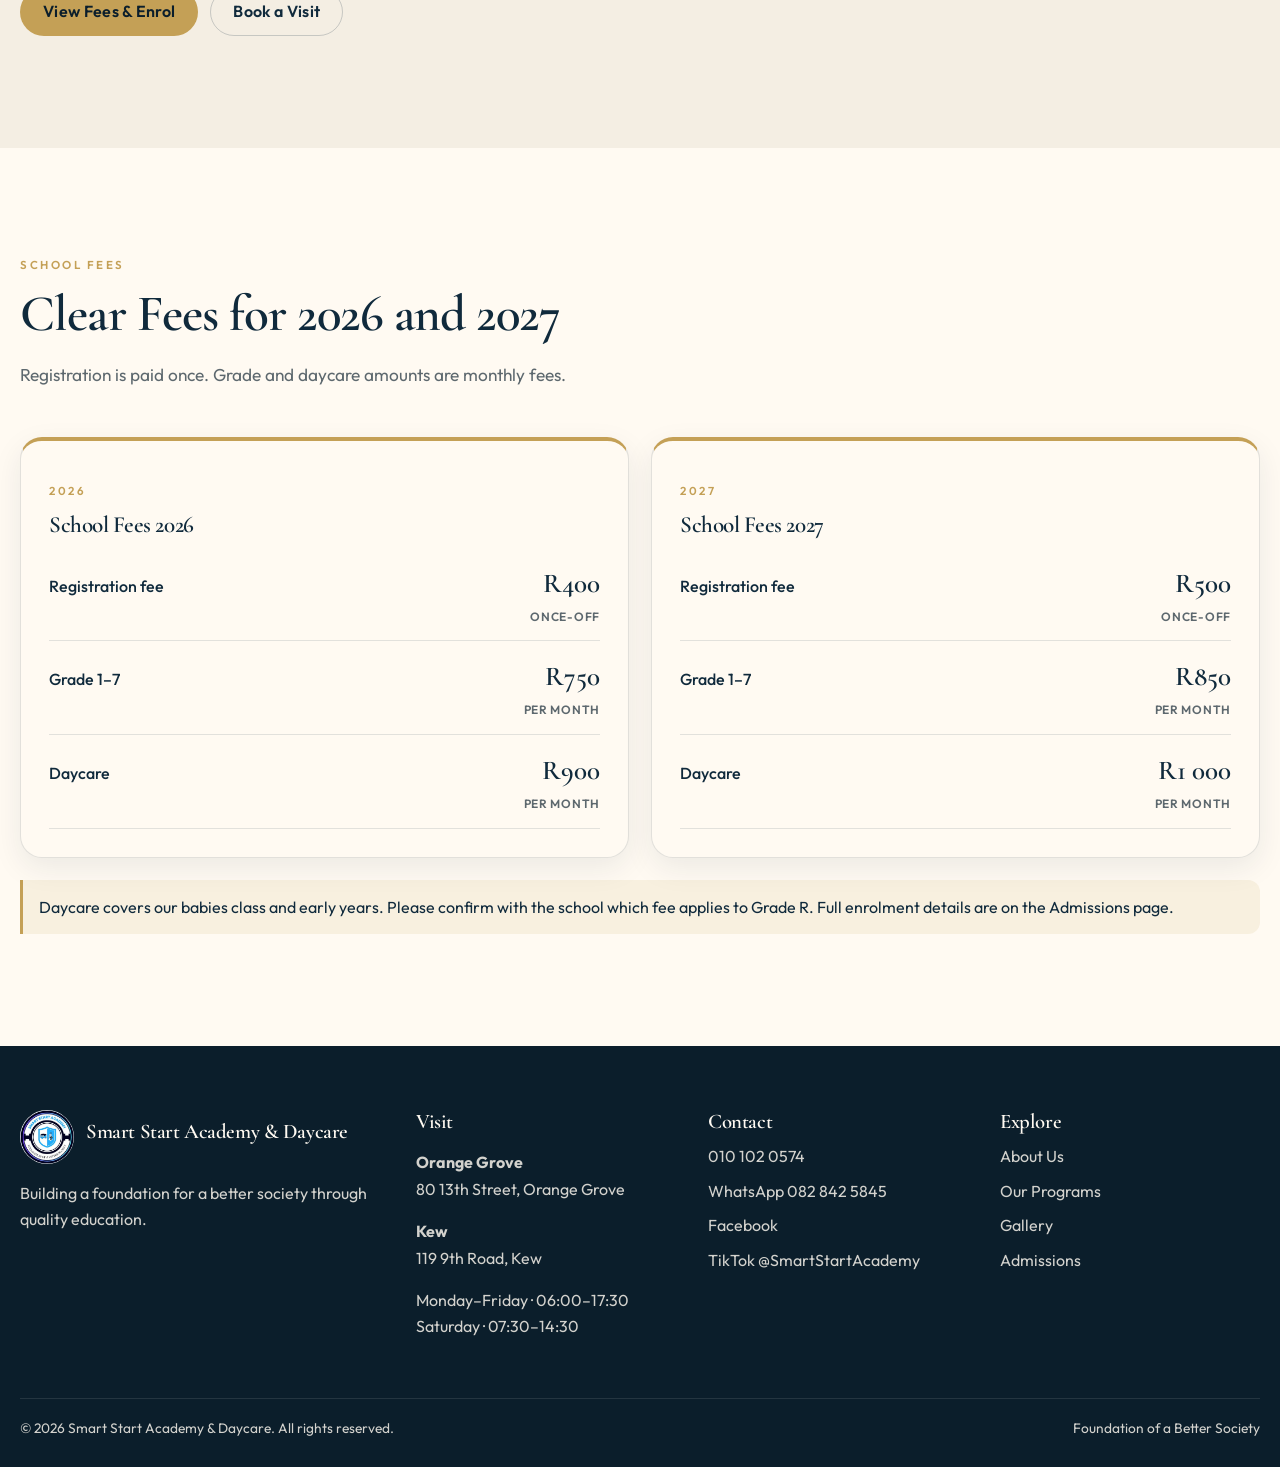
<file: programs.html>
<!DOCTYPE html>
<html lang="en">
<head>
  <meta charset="UTF-8">
  <meta name="viewport" content="width=device-width, initial-scale=1.0">
  <title>Our Programs | Smart Start Academy &amp; Daycare</title>
  <meta name="description" content="Babies, Grade R, daycare and Grades 1 to 7 at Smart Start Academy in Orange Grove and Kew. See 2026 and 2027 school fees.">
  <link rel="icon" href="images/logo.jpg">
  <link rel="preconnect" href="https://fonts.googleapis.com">
  <link rel="preconnect" href="https://fonts.gstatic.com" crossorigin>
  <link href="https://fonts.googleapis.com/css2?family=Cormorant+Garamond:ital,wght@0,500;0,600;0,700;1,500&family=Outfit:wght@300;400;500;600;700&display=swap" rel="stylesheet">
  <link rel="stylesheet" href="css/styles.css?v=2">
</head>
<body data-page="programs">
  <a class="skip-link" href="#main">Skip to content</a>
  <header class="site-header" id="site-header"></header>
  <main id="main">
    <section class="page-hero" style="background-image: url('images/graduation-indoor.jpg'); background-position: center 30%;">
      <div class="container">
        <p class="eyebrow">Our Programs</p>
        <h1>Learning That Grows With Every Child</h1>
      </div>
    </section>

    <section class="section">
      <div class="container">
        <div class="section-head">
          <h2>From the Early Years to Grade 7</h2>
          <p class="lede">Smart Start offers daycare and academy classes, led by educators who are committed to a solid foundation and a love for learning.</p>
        </div>
        <div class="program-list">
          <article class="program-item">
            <img src="images/graduation-indoor.jpg" alt="Young Smart Start graduates in pink and black gowns">
            <div>
              <h3>Babies, Grade R &amp; Daycare</h3>
              <p>A warm, safe and loving start. Our babies class and Grade R focus on care, play, sensory learning, motor skills and the first steps of school readiness.</p>
            </div>
          </article>
          <article class="program-item">
            <img src="images/principal-campus.jpg" alt="A Smart Start learner in uniform with the Principal">
            <div>
              <h3>Grades 1–7</h3>
              <p>Academy classes that build literacy, numeracy and life skills. Subjects across the grades include English, IsiZulu, Mathematics, Life Skills, Social Sciences, Natural Sciences and Technology, Life Orientation, EMS and Creative Art.</p>
            </div>
          </article>
          <article class="program-item">
            <img src="images/radio-studio.jpg" alt="Smart Start learners visiting a radio studio">
            <div>
              <h3>Enrichment &amp; School Life</h3>
              <p>Learning continues beyond the lesson. Graduation, leadership as prefects, sport and outings give scholars a chance to try new and exciting things.</p>
            </div>
          </article>
        </div>
        <p class="hero-actions" style="margin-top:32px">
          <a class="btn btn-gold" href="admissions.html">View Fees &amp; Enrol</a>
          <a class="btn btn-outline" href="contact.html">Book a Visit</a>
        </p>
      </div>
    </section>

    <section class="section alt">
      <div class="container">
        <div class="section-head">
          <p class="eyebrow">School Fees</p>
          <h2>Clear Fees for 2026 and 2027</h2>
          <p class="lede">Registration is paid once. Grade and daycare amounts are monthly fees.</p>
        </div>
        <div class="fee-grid">
          <article class="fee-card">
            <p class="eyebrow">2026</p>
            <h3>School Fees 2026</h3>
            <table class="fee-table">
              <tbody>
                <tr>
                  <th>Registration fee</th>
                  <td>R400 <span>Once-off</span></td>
                </tr>
                <tr>
                  <th>Grade 1–7</th>
                  <td>R750 <span>Per month</span></td>
                </tr>
                <tr>
                  <th>Daycare</th>
                  <td>R900 <span>Per month</span></td>
                </tr>
              </tbody>
            </table>
          </article>
          <article class="fee-card">
            <p class="eyebrow">2027</p>
            <h3>School Fees 2027</h3>
            <table class="fee-table">
              <tbody>
                <tr>
                  <th>Registration fee</th>
                  <td>R500 <span>Once-off</span></td>
                </tr>
                <tr>
                  <th>Grade 1–7</th>
                  <td>R850 <span>Per month</span></td>
                </tr>
                <tr>
                  <th>Daycare</th>
                  <td>R1 000 <span>Per month</span></td>
                </tr>
              </tbody>
            </table>
          </article>
        </div>
        <p class="note" style="margin-top:22px">Daycare covers our babies class and early years. Please confirm with the school which fee applies to Grade R. Full enrolment details are on the Admissions page.</p>
      </div>
    </section>
  </main>
  <footer class="site-footer" id="site-footer"></footer>
  <script src="js/site.js?v=2"></script>
</body>
</html>
</file>
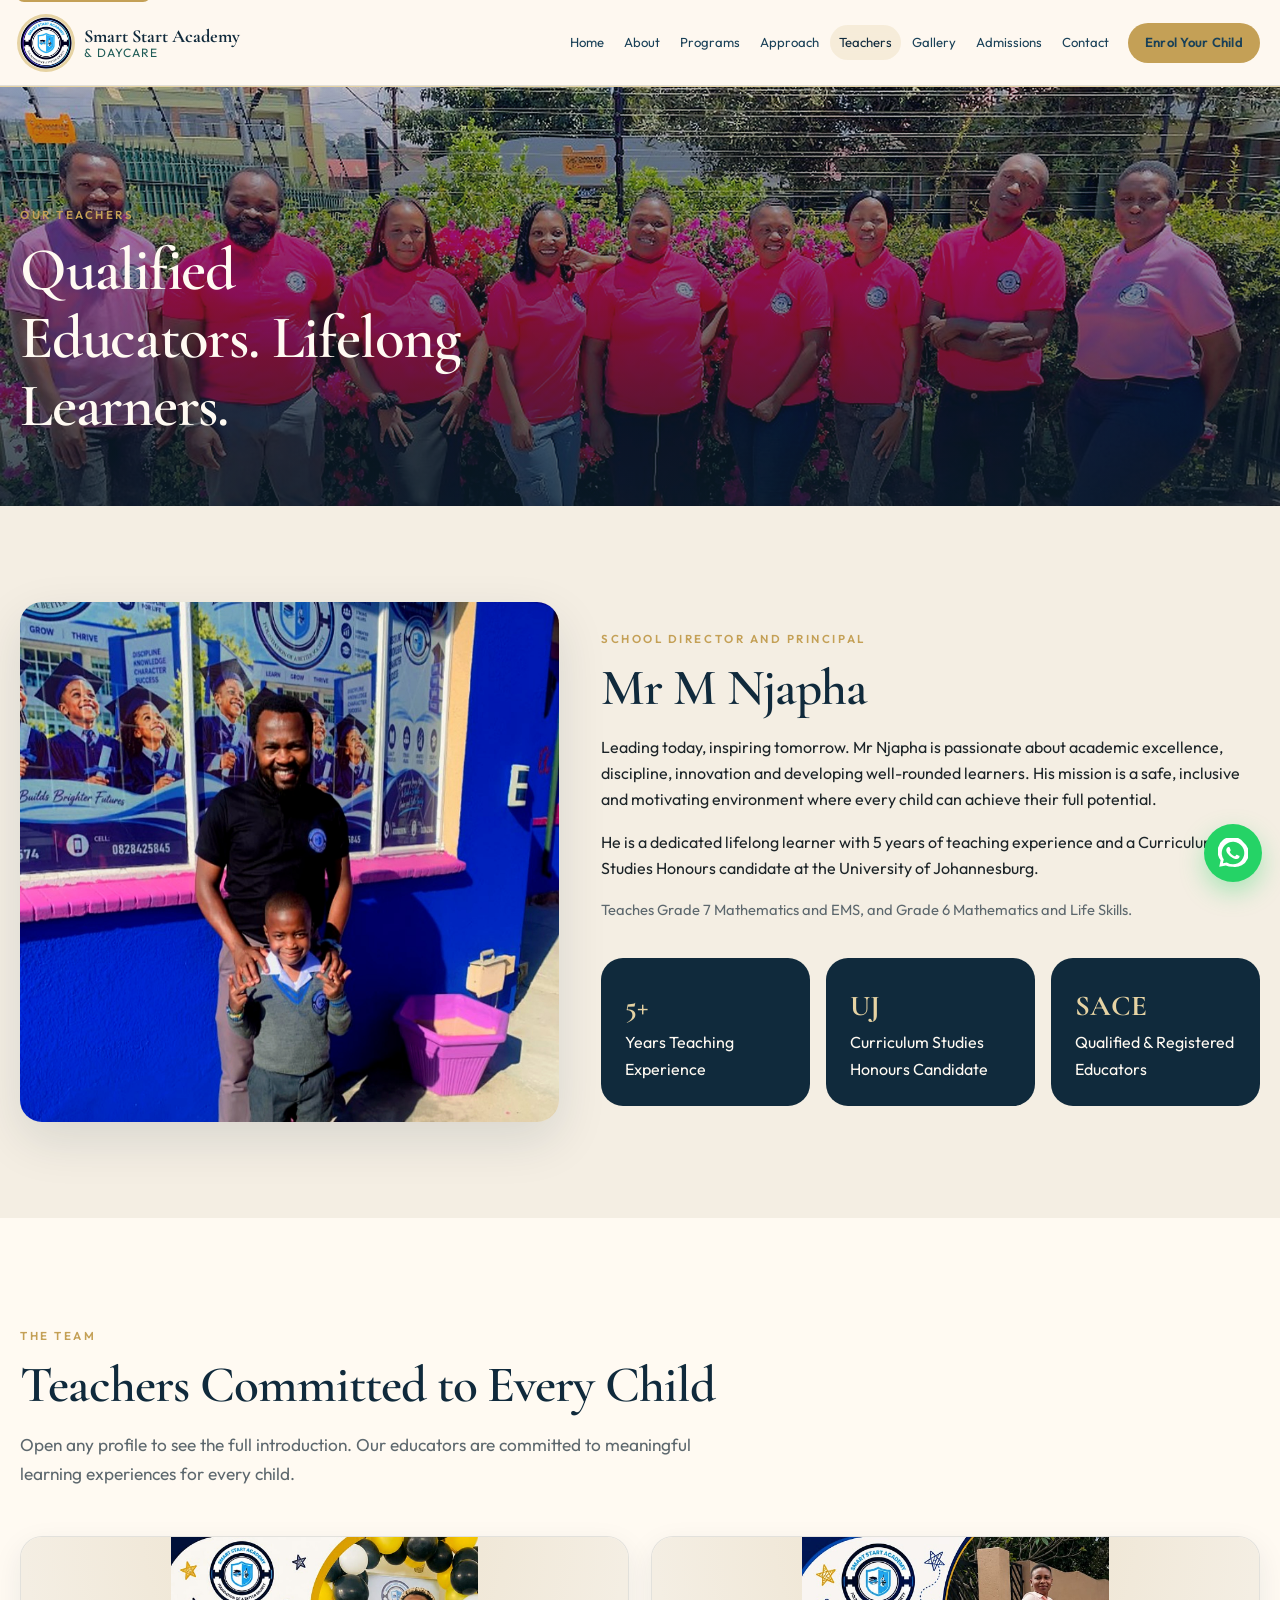
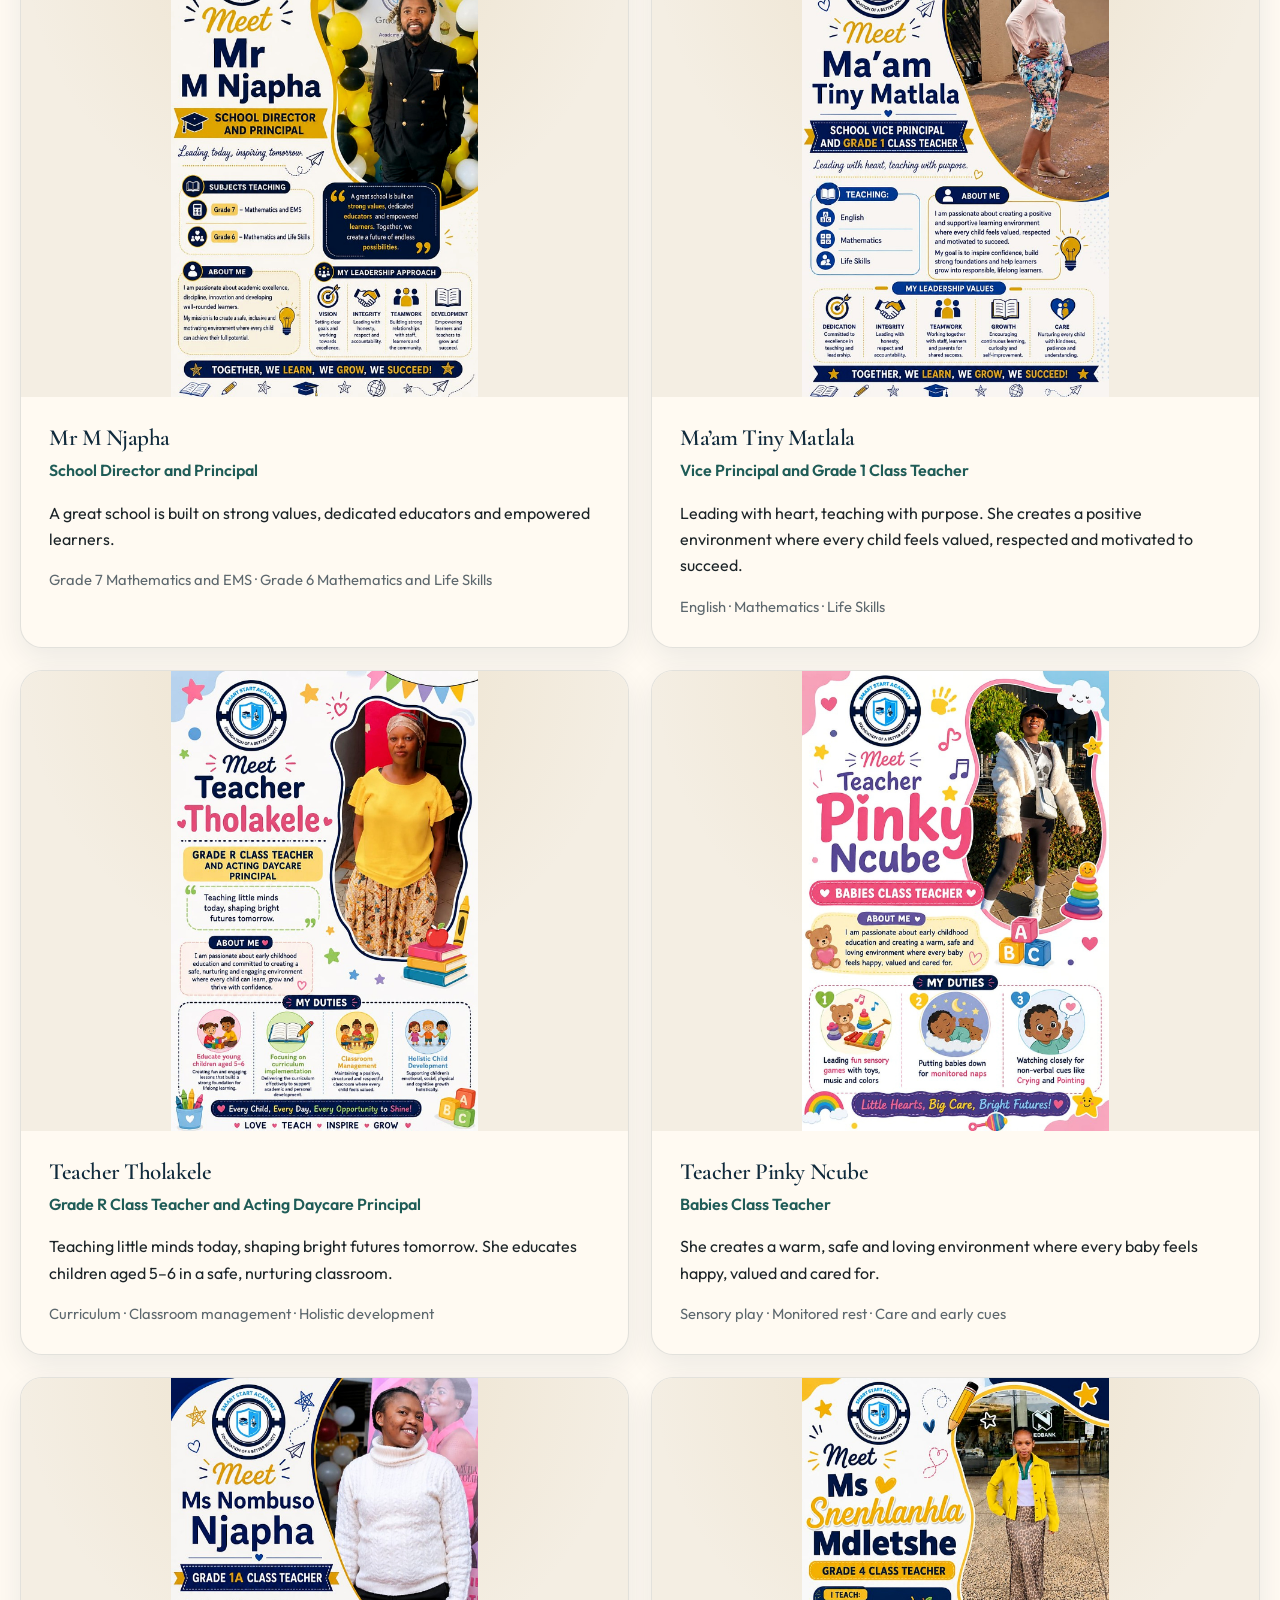
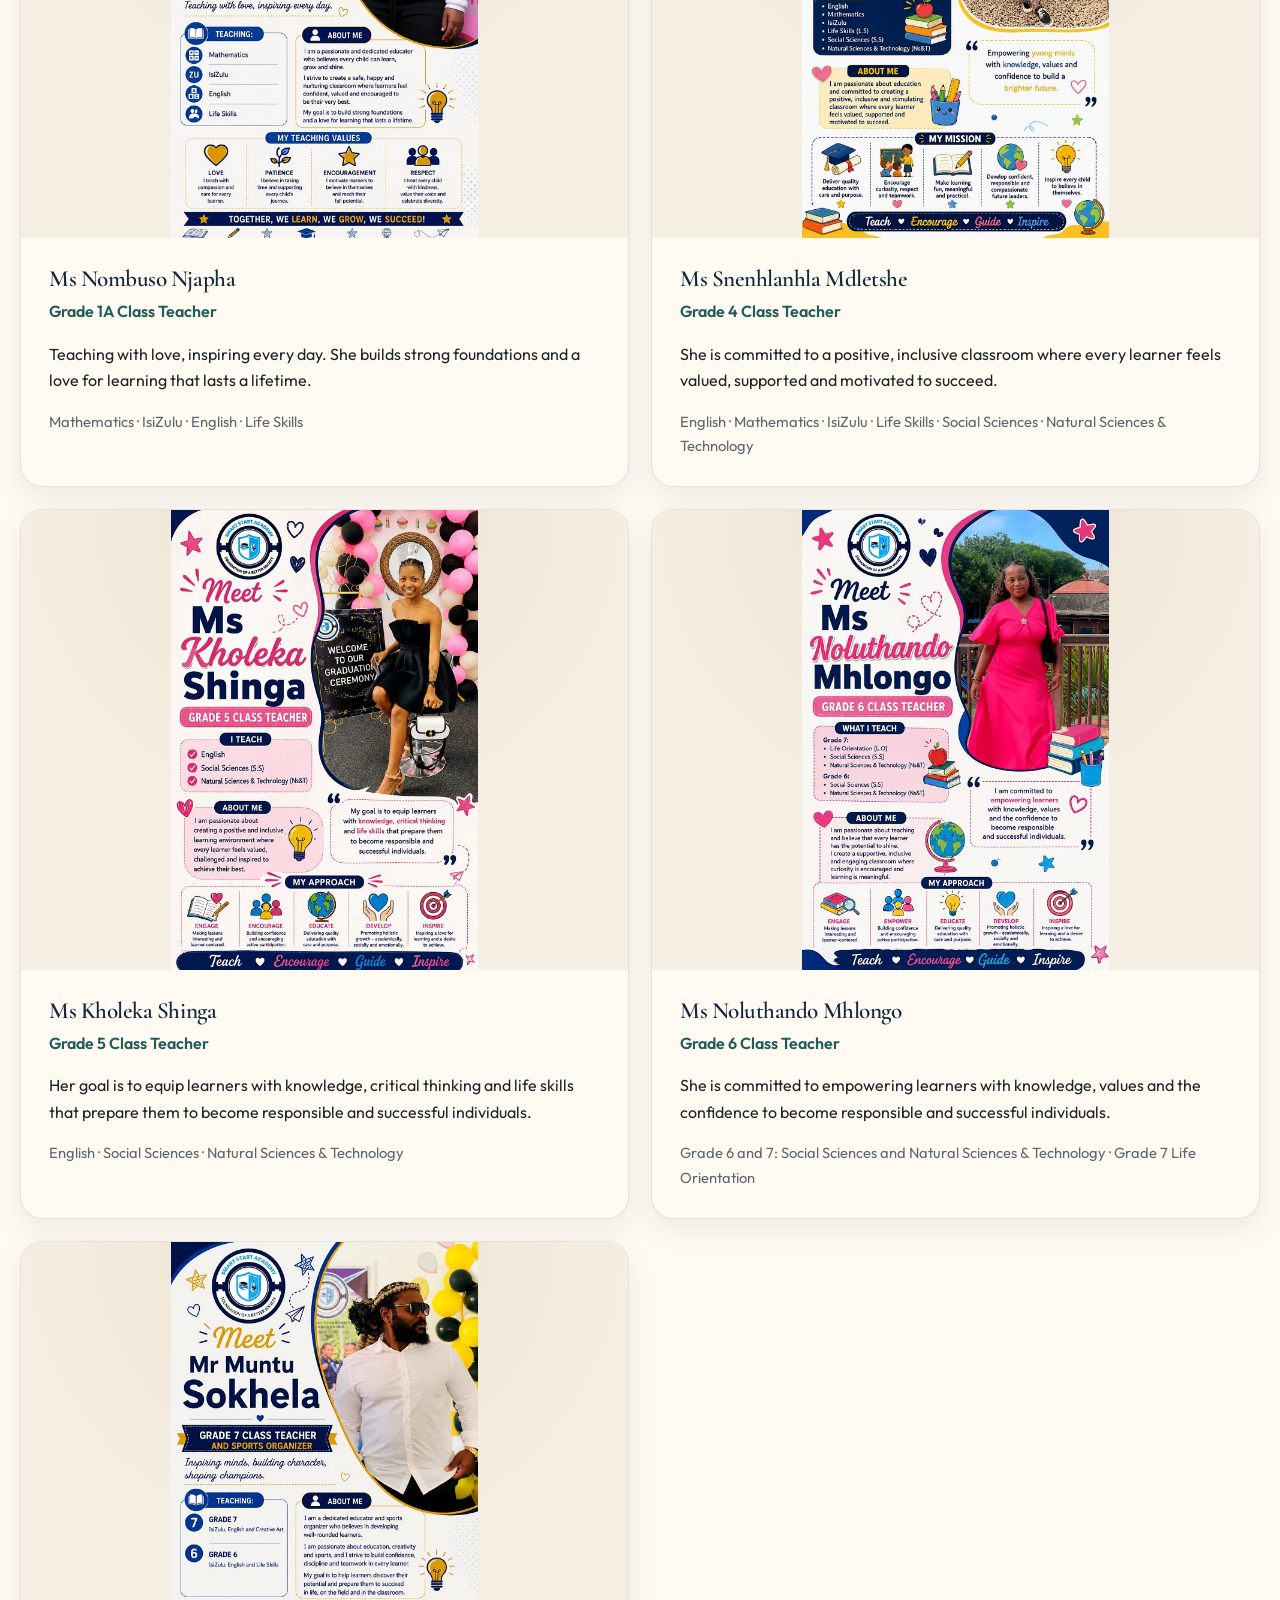
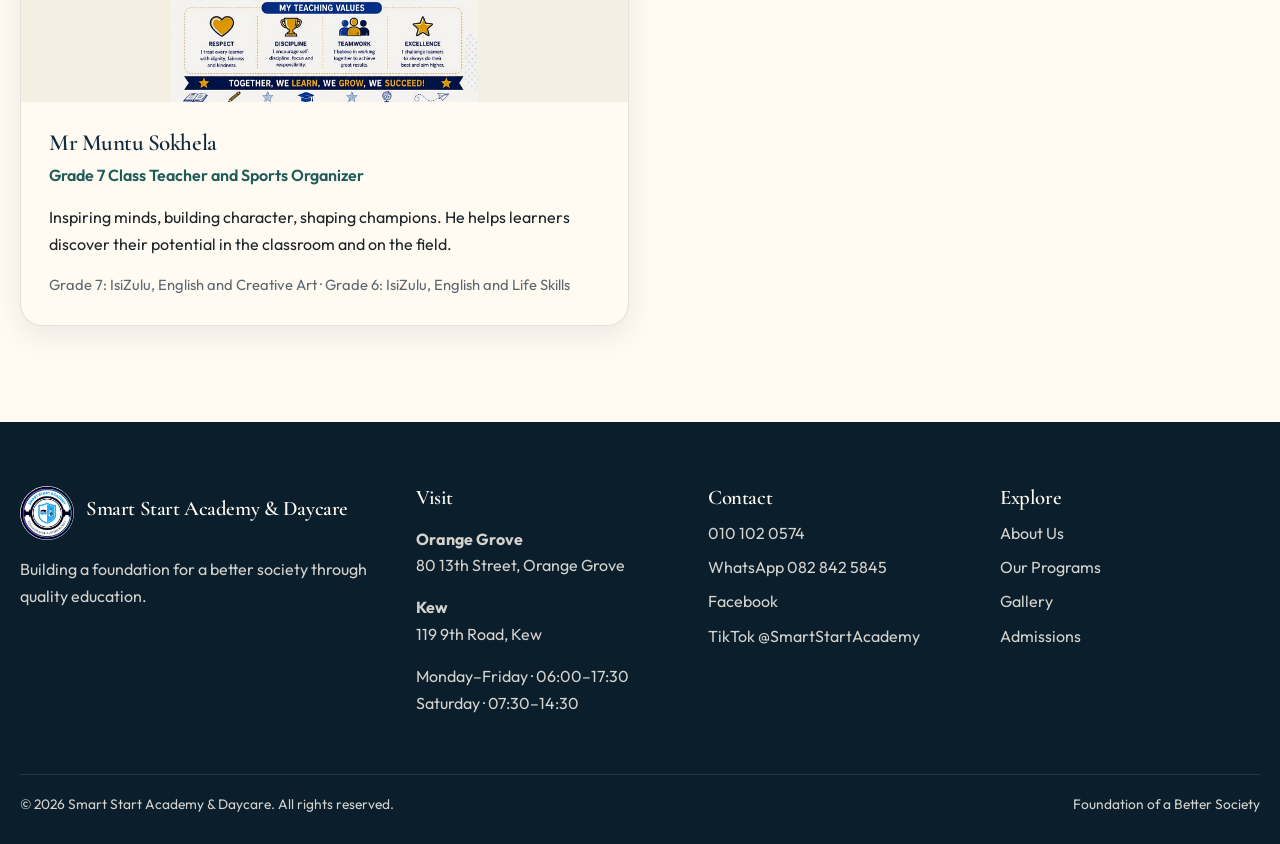
<file: teachers.html>
<!DOCTYPE html>
<html lang="en">
<head>
  <meta charset="UTF-8">
  <meta name="viewport" content="width=device-width, initial-scale=1.0">
  <title>Our Teachers | Smart Start Academy &amp; Daycare</title>
  <meta name="description" content="Meet the leadership and class teachers of Smart Start Academy and Daycare, from the babies class to Grade 7.">
  <link rel="icon" href="images/logo.jpg">
  <link rel="preconnect" href="https://fonts.googleapis.com">
  <link rel="preconnect" href="https://fonts.gstatic.com" crossorigin>
  <link href="https://fonts.googleapis.com/css2?family=Cormorant+Garamond:ital,wght@0,500;0,600;0,700;1,500&family=Outfit:wght@300;400;500;600;700&display=swap" rel="stylesheet">
  <link rel="stylesheet" href="css/styles.css?v=2">
</head>
<body data-page="teachers">
  <a class="skip-link" href="#main">Skip to content</a>
  <header class="site-header" id="site-header"></header>
  <main id="main">
    <section class="page-hero" style="background-image: url('images/staff-together.jpg'); background-position: center 26%;">
      <div class="container">
        <p class="eyebrow">Our Teachers</p>
        <h1>Qualified Educators. Lifelong Learners.</h1>
      </div>
    </section>

    <section class="section">
      <div class="container team-feature">
        <img src="images/principal-campus.jpg" alt="Mr M Njaph, School Director and Principal, with a learner">
        <div>
          <p class="eyebrow">School Director and Principal</p>
          <h2>Mr M Njapha</h2>
          <p>Leading today, inspiring tomorrow. Mr Njapha is passionate about academic excellence, discipline, innovation and developing well-rounded learners. His mission is a safe, inclusive and motivating environment where every child can achieve their full potential.</p>
          <p>He is a dedicated lifelong learner with 5 years of teaching experience and a Curriculum Studies Honours candidate at the University of Johannesburg.</p>
          <p class="subjects">Teaches Grade 7 Mathematics and EMS, and Grade 6 Mathematics and Life Skills.</p>
          <div class="stats">
            <div class="stat"><strong>5+</strong>Years Teaching Experience</div>
            <div class="stat"><strong>UJ</strong>Curriculum Studies Honours Candidate</div>
            <div class="stat"><strong>SACE</strong>Qualified &amp; Registered Educators</div>
          </div>
        </div>
      </div>
    </section>

    <section class="section alt">
      <div class="container">
        <div class="section-head">
          <p class="eyebrow">The Team</p>
          <h2>Teachers Committed to Every Child</h2>
          <p class="lede">Open any profile to see the full introduction. Our educators are committed to meaningful learning experiences for every child.</p>
        </div>
        <div class="educator-grid">
          <article class="educator">
            <a href="images/team/mr-m-njaph.jpg" data-lightbox><img src="images/team/mr-m-njaph.jpg" alt="Profile of Mr M Njaph, School Director and Principal"></a>
            <div class="educator-copy">
              <h3>Mr M Njapha</h3>
              <p class="educator-role">School Director and Principal</p>
              <p>A great school is built on strong values, dedicated educators and empowered learners.</p>
              <p class="subjects">Grade 7 Mathematics and EMS · Grade 6 Mathematics and Life Skills</p>
            </div>
          </article>
          <article class="educator">
            <a href="images/team/maam-tiny-matlala.jpg" data-lightbox><img src="images/team/maam-tiny-matlala.jpg" alt="Profile of Ma'am Tiny Matlala, Vice Principal and Grade 1 teacher"></a>
            <div class="educator-copy">
              <h3>Ma’am Tiny Matlala</h3>
              <p class="educator-role">Vice Principal and Grade 1 Class Teacher</p>
              <p>Leading with heart, teaching with purpose. She creates a positive environment where every child feels valued, respected and motivated to succeed.</p>
              <p class="subjects">English · Mathematics · Life Skills</p>
            </div>
          </article>
          <article class="educator">
            <a href="images/team/teacher-tholakele.jpg" data-lightbox><img src="images/team/teacher-tholakele.jpg" alt="Profile of Teacher Tholakele, Grade R teacher and Acting Daycare Principal"></a>
            <div class="educator-copy">
              <h3>Teacher Tholakele</h3>
              <p class="educator-role">Grade R Class Teacher and Acting Daycare Principal</p>
              <p>Teaching little minds today, shaping bright futures tomorrow. She educates children aged 5–6 in a safe, nurturing classroom.</p>
              <p class="subjects">Curriculum · Classroom management · Holistic development</p>
            </div>
          </article>
          <article class="educator">
            <a href="images/team/teacher-pinky-ncube.jpg" data-lightbox><img src="images/team/teacher-pinky-ncube.jpg" alt="Profile of Teacher Pinky Ncube, Babies Class Teacher"></a>
            <div class="educator-copy">
              <h3>Teacher Pinky Ncube</h3>
              <p class="educator-role">Babies Class Teacher</p>
              <p>She creates a warm, safe and loving environment where every baby feels happy, valued and cared for.</p>
              <p class="subjects">Sensory play · Monitored rest · Care and early cues</p>
            </div>
          </article>
          <article class="educator">
            <a href="images/team/ms-nombuso-njaph.jpg" data-lightbox><img src="images/team/ms-nombuso-njaph.jpg" alt="Profile of Ms Nombuso Njaph, Grade 1A Class Teacher"></a>
            <div class="educator-copy">
              <h3>Ms Nombuso Njapha</h3>
              <p class="educator-role">Grade 1A Class Teacher</p>
              <p>Teaching with love, inspiring every day. She builds strong foundations and a love for learning that lasts a lifetime.</p>
              <p class="subjects">Mathematics · IsiZulu · English · Life Skills</p>
            </div>
          </article>
          <article class="educator">
            <a href="images/team/ms-snenhlanhla-mdletshe.jpg" data-lightbox><img src="images/team/ms-snenhlanhla-mdletshe.jpg" alt="Profile of Ms Snenhlanhla Mdletshe, Grade 4 Class Teacher"></a>
            <div class="educator-copy">
              <h3>Ms Snenhlanhla Mdletshe</h3>
              <p class="educator-role">Grade 4 Class Teacher</p>
              <p>She is committed to a positive, inclusive classroom where every learner feels valued, supported and motivated to succeed.</p>
              <p class="subjects">English · Mathematics · IsiZulu · Life Skills · Social Sciences · Natural Sciences &amp; Technology</p>
            </div>
          </article>
          <article class="educator">
            <a href="images/team/ms-kholeka-shinga.jpg" data-lightbox><img src="images/team/ms-kholeka-shinga.jpg" alt="Profile of Ms Kholeka Shinga, Grade 5 Class Teacher"></a>
            <div class="educator-copy">
              <h3>Ms Kholeka Shinga</h3>
              <p class="educator-role">Grade 5 Class Teacher</p>
              <p>Her goal is to equip learners with knowledge, critical thinking and life skills that prepare them to become responsible and successful individuals.</p>
              <p class="subjects">English · Social Sciences · Natural Sciences &amp; Technology</p>
            </div>
          </article>
          <article class="educator">
            <a href="images/team/ms-noluthando-mhlongo.jpg" data-lightbox><img src="images/team/ms-noluthando-mhlongo.jpg" alt="Profile of Ms Noluthando Mhlongo, Grade 6 Class Teacher"></a>
            <div class="educator-copy">
              <h3>Ms Noluthando Mhlongo</h3>
              <p class="educator-role">Grade 6 Class Teacher</p>
              <p>She is committed to empowering learners with knowledge, values and the confidence to become responsible and successful individuals.</p>
              <p class="subjects">Grade 6 and 7: Social Sciences and Natural Sciences &amp; Technology · Grade 7 Life Orientation</p>
            </div>
          </article>
          <article class="educator">
            <a href="images/team/mr-muntu-sokhela.jpg" data-lightbox><img src="images/team/mr-muntu-sokhela.jpg" alt="Profile of Mr Muntu Sokhela, Grade 7 teacher and sports organizer"></a>
            <div class="educator-copy">
              <h3>Mr Muntu Sokhela</h3>
              <p class="educator-role">Grade 7 Class Teacher and Sports Organizer</p>
              <p>Inspiring minds, building character, shaping champions. He helps learners discover their potential in the classroom and on the field.</p>
              <p class="subjects">Grade 7: IsiZulu, English and Creative Art · Grade 6: IsiZulu, English and Life Skills</p>
            </div>
          </article>
        </div>
      </div>
    </section>
  </main>
  <footer class="site-footer" id="site-footer"></footer>
  <script src="js/site.js?v=2"></script>
</body>
</html>
</file>
<file: css/styles.css>
:root {
  --ivory: #f4eee3;
  --paper: #fffaf2;
  --cream: #e9dfcf;
  --sand: #d8cbb6;
  --navy: #102a3c;
  --navy-deep: #0b1e2b;
  --navy-soft: #1a4158;
  --teal: #1f5c57;
  --teal-bright: #2d7a73;
  --sky: #4e9bc8;
  --gold: #c4a056;
  --gold-soft: #e6d3a3;
  --ink: #1c2428;
  --muted: #5d686e;
  --line: rgba(16, 42, 60, 0.12);
  --white: #ffffff;
  --shadow: 0 18px 50px rgba(16, 42, 60, 0.12);
  --shadow-soft: 0 10px 30px rgba(16, 42, 60, 0.08);
  --radius: 22px;
  --radius-sm: 14px;
  --header-h: 86px;
  --font-display: "Cormorant Garamond", Georgia, serif;
  --font-body: "Outfit", "Segoe UI", sans-serif;
  --ease: cubic-bezier(0.22, 1, 0.36, 1);
}

*,
*::before,
*::after {
  box-sizing: border-box;
}

html {
  scroll-behavior: smooth;
}

html,
body {
  margin: 0;
  padding: 0;
  overflow-x: clip;
}

body {
  font-family: var(--font-body);
  color: var(--ink);
  background: var(--ivory);
  line-height: 1.65;
  min-height: 100vh;
}

img {
  max-width: 100%;
  display: block;
}

a {
  color: inherit;
  text-decoration: none;
}

button,
input,
select,
textarea {
  font: inherit;
}

.skip-link {
  position: absolute;
  left: 16px;
  top: -40px;
  background: var(--gold);
  color: var(--navy-deep);
  padding: 8px 14px;
  z-index: 100;
  border-radius: 8px;
}

.skip-link:focus {
  top: 16px;
}

.container {
  width: min(1240px, calc(100% - 32px));
  margin: 0 auto;
}

.eyebrow {
  display: inline-block;
  letter-spacing: 0.22em;
  text-transform: uppercase;
  font-size: 0.72rem;
  font-weight: 600;
  color: var(--gold);
  margin-bottom: 12px;
}

h1,
h2,
h3,
.display {
  font-family: var(--font-display);
  font-weight: 600;
  line-height: 1.12;
  color: var(--navy);
  letter-spacing: -0.02em;
}

h1 {
  font-size: clamp(2.6rem, 6vw, 5.4rem);
  margin: 0 0 18px;
}

h2 {
  font-size: clamp(2rem, 4vw, 3.4rem);
  margin: 0 0 16px;
}

h3 {
  font-size: 1.45rem;
  margin: 0 0 10px;
}

.lede {
  font-size: 1.08rem;
  color: var(--muted);
  max-width: 62ch;
}

.section {
  padding: 96px 0;
}

.section.alt {
  background: var(--paper);
}

.section-head {
  max-width: 720px;
  margin-bottom: 48px;
}

.section-head.center {
  margin-left: auto;
  margin-right: auto;
  text-align: center;
}

.section-head.center .lede {
  margin-left: auto;
  margin-right: auto;
}

.site-header {
  position: sticky;
  top: 0;
  z-index: 50;
  height: var(--header-h);
  display: flex;
  align-items: center;
  background: rgba(255, 250, 242, 0.88);
  backdrop-filter: blur(16px);
  border-bottom: 1px solid var(--line);
  box-shadow: 0 1px 0 var(--gold-soft);
}

.header-inner {
  display: flex;
  align-items: center;
  justify-content: space-between;
  gap: 16px;
}

.brand {
  display: flex;
  align-items: center;
  gap: 12px;
  min-width: max-content;
}

.brand img {
  width: 52px;
  height: 52px;
  object-fit: cover;
  border-radius: 50%;
  background: var(--white);
  box-shadow: 0 0 0 3px var(--gold-soft);
}

.brand-text {
  display: flex;
  flex-direction: column;
  line-height: 1.1;
}

.brand-text strong {
  font-family: var(--font-display);
  font-size: 1.15rem;
  color: var(--navy);
}

.brand-text small {
  color: var(--teal);
  font-size: 0.75rem;
  letter-spacing: 0.08em;
  text-transform: uppercase;
}

.nav-toggle {
  display: none;
  width: 44px;
  height: 44px;
  border: 1px solid var(--line);
  background: var(--paper);
  border-radius: 10px;
  cursor: pointer;
}

.nav-toggle span,
.nav-toggle span::before,
.nav-toggle span::after {
  display: block;
  width: 18px;
  height: 2px;
  background: var(--navy);
  position: relative;
  margin: 0 auto;
}

.nav-toggle span::before,
.nav-toggle span::after {
  content: "";
  position: absolute;
  left: 0;
}

.nav-toggle span::before {
  top: -6px;
}

.nav-toggle span::after {
  top: 6px;
}

.site-nav {
  display: flex;
  align-items: center;
  gap: 2px;
  flex-wrap: nowrap;
}

.site-nav a {
  padding: 7px 9px;
  font-size: 0.82rem;
  color: var(--navy-soft);
  border-radius: 999px;
  white-space: nowrap;
}

.site-nav a:hover,
.site-nav a[aria-current="page"] {
  color: var(--navy);
  background: rgba(196, 160, 86, 0.14);
}

.header-cta {
  margin-left: 8px;
}

.btn {
  display: inline-flex;
  align-items: center;
  justify-content: center;
  gap: 8px;
  min-height: 48px;
  padding: 0 22px;
  border-radius: 999px;
  border: 1px solid transparent;
  font-weight: 600;
  letter-spacing: 0.02em;
  transition: 0.25s var(--ease);
  cursor: pointer;
  white-space: nowrap;
}

.header-cta.btn {
  min-height: 40px;
  padding: 0 16px;
  font-size: 0.82rem;
}

.btn-primary {
  background: var(--navy);
  color: var(--paper);
}

.btn-primary:hover {
  background: var(--teal);
  transform: translateY(-1px);
}

.btn-gold {
  background: var(--gold);
  color: var(--navy-deep);
}

.btn-gold:hover {
  background: var(--gold-soft);
  transform: translateY(-1px);
}

.btn-ghost {
  background: transparent;
  color: var(--paper);
  border-color: rgba(255, 250, 242, 0.45);
}

.btn-ghost:hover {
  background: rgba(255, 250, 242, 0.12);
}

.btn-outline {
  background: transparent;
  color: var(--navy);
  border-color: rgba(16, 42, 60, 0.2);
}

.btn-outline:hover {
  border-color: var(--gold);
  background: rgba(196, 160, 86, 0.1);
}

.hero {
  position: relative;
  min-height: calc(100vh - var(--header-h));
  display: grid;
  place-items: center;
  overflow: hidden;
  color: var(--paper);
}

.hero-slides {
  position: absolute;
  inset: 0;
}

.hero-slide {
  position: absolute;
  inset: 0;
  background-size: cover;
  background-position: center 32%;
  opacity: 0;
  transform: scale(1.06);
  transition: opacity 1.1s var(--ease), transform 8s linear;
}

.hero-slide.is-active {
  opacity: 1;
  transform: scale(1);
}

.hero::after {
  content: "";
  position: absolute;
  inset: 0;
  background:
    linear-gradient(180deg, rgba(11, 30, 43, 0.28) 0%, rgba(11, 30, 43, 0.72) 70%),
    linear-gradient(90deg, rgba(11, 30, 43, 0.55), transparent 55%);
}

.hero-content {
  position: relative;
  z-index: 1;
  width: min(1180px, calc(100% - 40px));
  padding: 80px 0 72px;
}

.hero-kicker {
  display: inline-flex;
  align-items: center;
  gap: 10px;
  letter-spacing: 0.24em;
  text-transform: uppercase;
  font-size: 0.78rem;
  color: var(--gold-soft);
  margin-bottom: 18px;
}

.hero h1 {
  color: var(--paper);
  max-width: 14ch;
}

.hero .lede {
  color: rgba(255, 250, 242, 0.86);
  font-size: 1.16rem;
  margin-bottom: 32px;
}

.hero-actions {
  display: flex;
  flex-wrap: wrap;
  gap: 12px;
}

.enrol-copy {
  container-type: inline-size;
}

.enrol-actions {
  display: flex;
  flex-wrap: wrap;
  align-items: center;
  gap: 12px;
  width: fit-content;
  max-width: 100%;
  margin-top: 24px;
}

.enrol-actions .btn {
  padding-left: 18px;
  padding-right: 18px;
}

@container (max-width: 602px) {
  .enrol-actions {
    display: grid;
    grid-template-columns: auto auto;
    width: max-content;
  }

  .enrol-actions a:last-child {
    grid-column: 1 / -1;
  }
}

.hero-dots {
  position: absolute;
  z-index: 1;
  right: 32px;
  bottom: 32px;
  display: flex;
  gap: 8px;
}

.hero-dots button {
  width: 10px;
  height: 10px;
  border: 0;
  border-radius: 50%;
  background: rgba(255, 250, 242, 0.35);
  cursor: pointer;
}

.hero-dots button.is-active {
  background: var(--gold);
}

.motif {
  display: grid;
  grid-template-columns: auto 1fr auto;
  align-items: center;
  gap: 28px;
  padding: 28px 0;
  border-bottom: 1px solid var(--line);
  color: var(--navy);
  font-family: var(--font-display);
  font-style: italic;
  font-size: 1.2rem;
  text-align: center;
}

.motif span:first-child,
.motif span:last-child {
  width: 72px;
  height: 1px;
  background: var(--gold);
}

.split {
  display: grid;
  grid-template-columns: 1.05fr 0.95fr;
  gap: 64px;
  align-items: center;
}

.split-images {
  position: relative;
  min-height: 520px;
}

.split-images img {
  width: 100%;
  height: 100%;
  object-fit: cover;
  object-position: center 24%;
  border-radius: var(--radius);
  box-shadow: var(--shadow);
}

.split-images .img-main {
  width: 78%;
  height: 430px;
}

.split-images .img-float {
  position: absolute;
  width: 48%;
  height: 250px;
  right: 0;
  bottom: 0;
  border: 8px solid var(--ivory);
}

.card-grid {
  display: grid;
  grid-template-columns: repeat(3, 1fr);
  gap: 22px;
}

.card {
  background: var(--paper);
  border: 1px solid var(--line);
  border-radius: var(--radius);
  padding: 28px;
  box-shadow: var(--shadow-soft);
}

.card .icon {
  width: 46px;
  height: 46px;
  display: grid;
  place-items: center;
  border-radius: 14px;
  background: rgba(31, 92, 87, 0.1);
  color: var(--teal);
  margin-bottom: 18px;
  font-size: 1.2rem;
}

.why-grid {
  display: grid;
  grid-template-columns: repeat(auto-fit, minmax(190px, 1fr));
  gap: 16px;
}

.why-card {
  background: var(--paper);
  border-radius: var(--radius);
  padding: 26px 22px;
  min-height: 250px;
  box-shadow: var(--shadow-soft);
  border: 1px solid transparent;
}

.why-card:hover {
  border-color: var(--gold-soft);
  transform: translateY(-4px);
  transition: 0.3s var(--ease);
}

.why-card .num {
  font-family: var(--font-display);
  font-size: 1.7rem;
  color: var(--gold);
}

.stats {
  display: grid;
  grid-template-columns: repeat(3, 1fr);
  gap: 16px;
  margin-top: 36px;
}

.stat {
  background: var(--navy);
  color: var(--paper);
  border-radius: var(--radius);
  padding: 24px;
}

.stat strong {
  display: block;
  font-family: var(--font-display);
  font-size: 1.8rem;
  color: var(--gold-soft);
}

.photo-mosaic {
  display: grid;
  grid-template-columns: 1.4fr 1fr 1fr;
  grid-template-rows: 230px 230px;
  gap: 14px;
}

.photo-mosaic a,
.photo-mosaic img {
  width: 100%;
  height: 100%;
  object-fit: cover;
  object-position: center 30%;
  border-radius: 18px;
}

.photo-mosaic > :first-child {
  grid-row: 1 / 3;
}

.location-grid {
  display: grid;
  grid-template-columns: 0.85fr 1.15fr;
  gap: 28px;
  align-items: stretch;
}

.map-frame {
  min-height: 420px;
  border: 0;
  border-radius: var(--radius);
  box-shadow: var(--shadow);
  width: 100%;
}

.social-band {
  display: grid;
  grid-template-columns: 1fr 1fr;
  gap: 28px;
  align-items: center;
}

.social-band img {
  height: 420px;
  width: 100%;
  object-fit: cover;
  object-position: center 28%;
  border-radius: var(--radius);
}

.page-hero {
  position: relative;
  min-height: 420px;
  display: grid;
  align-items: end;
  color: var(--paper);
  background-size: cover;
  background-position: center 30%;
}

.page-hero::after {
  content: "";
  position: absolute;
  inset: 0;
  background: linear-gradient(180deg, rgba(11, 30, 43, 0.2), rgba(11, 30, 43, 0.78));
}

.page-hero .container {
  position: relative;
  z-index: 1;
  padding: 70px 0 48px;
}

.page-hero h1 {
  color: var(--paper);
  font-size: clamp(2.2rem, 5vw, 3.8rem);
  max-width: 16ch;
}

.gallery-grid {
  display: grid;
  grid-template-columns: repeat(3, 1fr);
  gap: 16px;
}

.gallery-grid a {
  display: block;
  overflow: hidden;
  border-radius: 18px;
  height: 280px;
  box-shadow: var(--shadow-soft);
}

.gallery-grid img {
  width: 100%;
  height: 100%;
  object-fit: cover;
  object-position: center 28%;
  transition: transform 0.6s var(--ease);
}

.gallery-grid img.focus-center {
  object-position: center;
}

.gallery-grid a:nth-child(3n) {
  height: 340px;
}

.form {
  display: grid;
  gap: 14px;
}

.form-row {
  display: grid;
  grid-template-columns: 1fr 1fr;
  gap: 14px;
}

label {
  display: grid;
  gap: 6px;
  font-size: 0.9rem;
  color: var(--navy);
  font-weight: 600;
}

input,
select,
textarea {
  width: 100%;
  border: 1px solid var(--line);
  background: var(--white);
  border-radius: 12px;
  padding: 12px 14px;
  color: var(--ink);
}

textarea {
  min-height: 140px;
  resize: vertical;
}

.contact-details {
  display: grid;
  gap: 16px;
}

.contact-item {
  background: var(--paper);
  border-radius: var(--radius-sm);
  padding: 18px 20px;
  border: 1px solid var(--line);
}

.contact-item strong {
  display: block;
  color: var(--navy);
}

.site-footer {
  background: var(--navy-deep);
  color: rgba(255, 250, 242, 0.82);
  padding: 64px 0 28px;
}

.footer-grid {
  display: grid;
  grid-template-columns: 1.4fr 1fr 1fr 1fr;
  gap: 32px;
  margin-bottom: 42px;
}

.site-footer h3 {
  color: var(--paper);
  font-size: 1.3rem;
}

.site-footer a:hover {
  color: var(--gold-soft);
}

.footer-brand {
  display: flex;
  gap: 12px;
  align-items: center;
  margin-bottom: 14px;
}

.footer-brand img {
  width: 54px;
  height: 54px;
  border-radius: 50%;
  object-fit: cover;
  background: var(--white);
}

.footer-links {
  display: grid;
  gap: 8px;
}

.copyright {
  border-top: 1px solid rgba(255, 250, 242, 0.1);
  padding-top: 18px;
  font-size: 0.86rem;
  display: flex;
  justify-content: space-between;
  gap: 12px;
  flex-wrap: wrap;
}

.whatsapp-float {
  position: fixed;
  right: 18px;
  bottom: 18px;
  z-index: 60;
  width: 58px;
  height: 58px;
  border-radius: 50%;
  background: #25d366;
  color: white;
  display: grid;
  place-items: center;
  box-shadow: 0 10px 24px rgba(37, 211, 102, 0.35);
}

.whatsapp-float svg {
  width: 30px;
  height: 30px;
  fill: currentColor;
}

.reveal {
  opacity: 0;
  transform: translateY(24px);
  animation: rise 0.8s var(--ease) forwards;
}

.reveal:nth-child(2) {
  animation-delay: 0.08s;
}

.note {
  background: rgba(196, 160, 86, 0.12);
  border-left: 3px solid var(--gold);
  padding: 14px 16px;
  border-radius: 0 12px 12px 0;
  color: var(--navy);
}

.lightbox {
  position: fixed;
  inset: 0;
  background: rgba(11, 30, 43, 0.92);
  display: none;
  place-items: center;
  z-index: 200;
  padding: 24px;
}

.lightbox.is-open {
  display: grid;
}

.lightbox img {
  max-width: min(1100px, 92vw);
  max-height: 84vh;
  border-radius: 16px;
}

.lightbox-close {
  position: absolute;
  top: 18px;
  right: 18px;
  background: transparent;
  color: white;
  border: 0;
  font-size: 2rem;
  cursor: pointer;
}

.team-feature {
  display: grid;
  grid-template-columns: 0.9fr 1.1fr;
  gap: 42px;
  align-items: center;
}

.team-feature img {
  width: 100%;
  height: 520px;
  object-fit: cover;
  object-position: center 18%;
  border-radius: var(--radius);
  box-shadow: var(--shadow);
}

.program-list {
  display: grid;
  gap: 18px;
}

.program-item {
  display: grid;
  grid-template-columns: 240px 1fr;
  gap: 24px;
  background: var(--paper);
  border-radius: var(--radius);
  overflow: hidden;
  box-shadow: var(--shadow-soft);
}

.program-item img {
  width: 100%;
  height: 100%;
  min-height: 210px;
  object-fit: cover;
  object-position: center 22%;
}

.program-item div {
  padding: 24px 24px 24px 0;
}

.branch-grid,
.fee-grid,
.educator-grid {
  display: grid;
  grid-template-columns: 1fr 1fr;
  gap: 22px;
}

.branch-card,
.fee-card,
.educator {
  background: var(--paper);
  border: 1px solid var(--line);
  border-radius: var(--radius);
  box-shadow: var(--shadow-soft);
  overflow: hidden;
}

.branch-body,
.fee-card,
.educator-copy {
  padding: 28px;
}

.branch-card .map-frame {
  min-height: 260px;
  border-radius: 0;
  box-shadow: none;
}

.fee-card {
  border-top: 4px solid var(--gold);
}

.fee-table {
  width: 100%;
  border-collapse: collapse;
  margin-top: 8px;
}

.fee-table th,
.fee-table td {
  padding: 14px 0;
  border-bottom: 1px solid var(--line);
  vertical-align: baseline;
}

.fee-table th {
  text-align: left;
  font-weight: 500;
  color: var(--navy);
}

.fee-table td {
  text-align: right;
  font-family: var(--font-display);
  font-size: 1.7rem;
  color: var(--navy);
  font-weight: 600;
}

.fee-table td span {
  display: block;
  font-family: var(--font-body);
  font-size: 0.75rem;
  letter-spacing: 0.06em;
  text-transform: uppercase;
  color: var(--muted);
  font-weight: 600;
}

.educator img {
  width: 100%;
  height: 460px;
  object-fit: contain;
  background:
    radial-gradient(circle at top, rgba(196, 160, 86, 0.16), transparent 55%),
    var(--ivory);
}

.educator-copy h3 {
  margin-bottom: 6px;
}

.educator-role {
  color: var(--teal);
  font-weight: 600;
  margin: 0 0 12px;
}

.subjects {
  margin: 14px 0 0;
  color: var(--muted);
  font-size: 0.92rem;
}

@keyframes rise {
  to {
    opacity: 1;
    transform: none;
  }
}

@media (max-width: 1024px) {
  .why-grid,
  .card-grid,
  .footer-grid,
  .branch-grid,
  .fee-grid,
  .educator-grid {
    grid-template-columns: 1fr 1fr;
  }

  .split,
  .location-grid,
  .social-band,
  .team-feature,
  .program-item {
    grid-template-columns: 1fr;
  }

  .program-item div {
    padding: 22px;
  }

  .split-images {
    min-height: 420px;
  }
}

@media (max-width: 1180px) {
  :root {
    --header-h: 74px;
  }

  .nav-toggle {
    display: inline-flex;
    align-items: center;
  }

  .site-nav {
    position: absolute;
    top: var(--header-h);
    left: 0;
    right: 0;
    display: none;
    flex-direction: column;
    align-items: stretch;
    background: var(--paper);
    padding: 12px 20px 20px;
    border-bottom: 1px solid var(--line);
    z-index: 60;
    box-shadow: var(--shadow);
  }

  .site-nav.is-open {
    display: flex;
  }

  body.nav-open {
    overflow: hidden;
  }

  body.nav-open .site-header {
    z-index: 80;
  }

  .header-cta {
    margin: 8px 0 0;
  }
}

@media (max-width: 860px) {
  .why-grid,
  .card-grid,
  .stats,
  .footer-grid,
  .form-row,
  .branch-grid,
  .fee-grid,
  .educator-grid {
    grid-template-columns: 1fr;
  }

  .section {
    padding: 56px 0;
  }

  .section-head {
    margin-bottom: 28px;
  }

  .why-card {
    min-height: 0;
  }

  .brand {
    min-width: 0;
  }

  .site-nav {
    max-height: calc(100dvh - var(--header-h));
    overflow-y: auto;
    -webkit-overflow-scrolling: touch;
  }

  .site-nav a {
    padding: 14px 8px;
    font-size: 1.05rem;
  }

  .header-cta.btn {
    width: 100%;
    min-height: 48px;
    margin-top: 8px;
  }

  .hero {
    min-height: calc(100svh - var(--header-h));
  }

  .hero-content {
    width: min(1180px, calc(100% - 32px));
    padding: 48px 0 72px;
  }

  .hero-kicker {
    letter-spacing: 0.14em;
    font-size: 0.68rem;
  }

  .hero .lede {
    font-size: 1.02rem;
  }

  .hero-actions,
  .enrol-actions {
    display: flex;
    flex-direction: column;
    align-items: stretch;
    width: 100%;
  }

  .hero-actions .btn,
  .enrol-actions .btn {
    width: 100%;
    white-space: normal;
    text-align: center;
  }

  .hero-dots {
    left: 20px;
    right: auto;
    bottom: 18px;
  }

  .motif {
    display: flex;
    flex-direction: column;
    align-items: center;
    gap: 14px;
    padding: 28px 8px;
  }

  .split {
    gap: 36px;
  }

  .split-images {
    min-height: 0;
  }

  .split-images .img-main {
    width: 100%;
    height: auto;
    aspect-ratio: 4 / 3;
  }

  .split-images .img-float {
    width: 58%;
    height: auto;
    aspect-ratio: 4 / 3;
    border-width: 5px;
  }

  .team-feature img,
  .educator img {
    height: auto;
    max-height: 420px;
    aspect-ratio: 4 / 5;
    object-fit: cover;
  }

  .educator img {
    object-fit: contain;
    aspect-ratio: auto;
    max-height: 380px;
  }

  .photo-mosaic {
    grid-template-columns: 1fr 1fr;
    grid-template-rows: none;
    height: auto;
  }

  .photo-mosaic a,
  .photo-mosaic > :first-child {
    grid-row: auto;
    grid-column: auto;
    height: 150px;
  }

  .photo-mosaic > :first-child {
    grid-column: 1 / -1;
    height: 210px;
  }

  .gallery-grid {
    grid-template-columns: 1fr 1fr;
  }

  .gallery-grid a,
  .gallery-grid a:nth-child(3n) {
    height: 160px;
  }

  .page-hero {
    min-height: 280px;
  }

  .page-hero .container {
    padding: 48px 0 32px;
  }

  .social-band img {
    height: 240px;
  }

  .map-frame,
  .branch-card .map-frame {
    min-height: 220px;
  }

  .program-item img {
    min-height: 200px;
    max-height: 240px;
  }

  .fee-table td {
    font-size: 1.35rem;
  }

  .whatsapp-float {
    right: max(14px, env(safe-area-inset-right));
    bottom: max(14px, env(safe-area-inset-bottom));
  }

  input,
  select,
  textarea {
    font-size: 16px;
  }
}

@media (max-width: 420px) {
  .container {
    width: min(1240px, calc(100% - 28px));
  }

  .brand img {
    width: 42px;
    height: 42px;
  }

  .brand-text strong {
    font-size: 0.98rem;
  }

  .brand-text small {
    font-size: 0.66rem;
  }

  .stat {
    padding: 18px;
  }
}

@media (max-width: 360px) {
  .photo-mosaic,
  .gallery-grid {
    grid-template-columns: 1fr;
  }

  .photo-mosaic > :first-child,
  .photo-mosaic a,
  .gallery-grid a,
  .gallery-grid a:nth-child(3n) {
    grid-column: auto;
    height: 210px;
  }
}

@media (prefers-reduced-motion: reduce) {
  html {
    scroll-behavior: auto;
  }

  .reveal,
  .hero-slide {
    animation: none;
    transition: none;
    opacity: 1;
    transform: none;
  }
}
</file>
